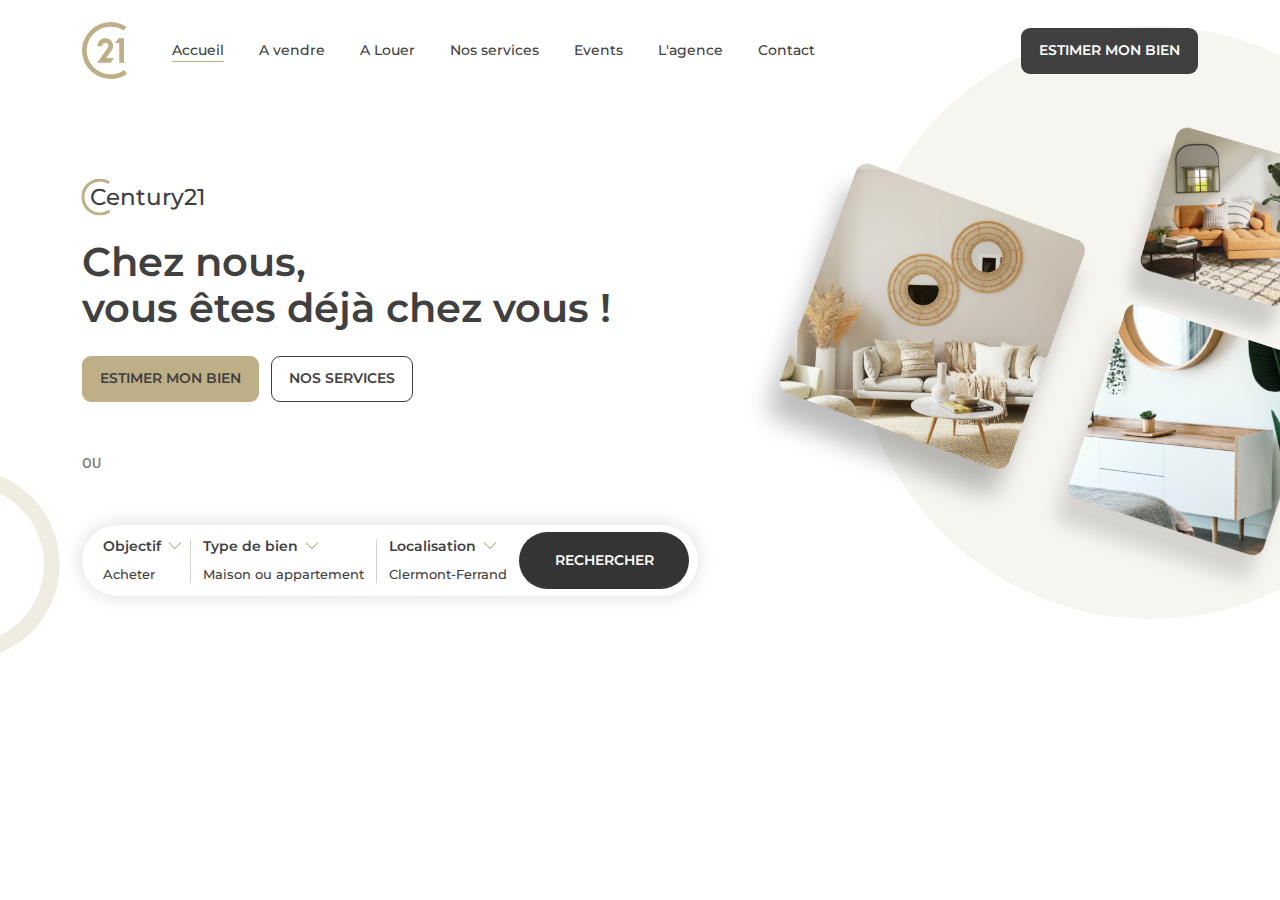
<file: hero.html>
<!DOCTYPE html>
<html lang="en">
  <head>
    <meta charset="utf-8" />
    <title>Century21</title>
    <meta
      name="viewport"
      content="width=device-width, initial-scale=1, shrink-to-fit=no"
    />
    <meta name="description" content="Site description will be here" />
    <link rel="icon" href="images/fav.png" />
    <link rel="stylesheet" type="text/css" href="css/bootstrap.min.css" />
    <link rel="stylesheet" type="text/css" href="css/owl.carousel.min.css" />
    <link
      href="https://kit-pro.fontawesome.com/releases/v5.15.2/css/pro.min.css"
      rel="stylesheet"
    />
    <link rel="stylesheet" href="css/nice-select.css" />
    <link rel="stylesheet" href="css/default-edit.css" />
    <link rel="stylesheet" type="text/css" href="style.css" />
    <link rel="stylesheet" type="text/css" href="css/responsive.css" />
    <!--End ALL STYLESHEET -->
  </head>

  <body>
    <!-- preloader -->
    <div id="preloader"></div>
    <!-- preloader-end -->
    <!-- main-wrap -->
    <div class="main-wrap">
      <!-- offcanvas-start -->
      <div class="offcanvas-menu">
        <div class="offmenu" id="menuParent">
          <a href="#" class="offcanvas-close"><i class="fal fa-times"></i></a>
          <ul class="mobile-menu">
            <li><a class="active" href="javascript:void(0)">Accueil</a></li>
            <li><a href="/sale.html">A vendre</a></li>
            <li><a href="/rent.html">A Louer</a></li>
            <li><a href="/services.html">Nos services</a></li>
            <li><a href="#">Events</a></li>
            <li><a href="#">L'agence</a></li>
            <li><a href="#">Contact</a></li>
          </ul>
        </div>
      </div>
      <div class="offcanvas-overlay"></div>
      <!-- offcanvas-start-end -->

      <!-- header-section -->
      <header class="header-section">
        <div class="header-in position-static">
          <div class="container">
            <div class="header-section__inner">
              <a href="index.html" class="header__logo">
                <img src="images/logo.svg" alt="" />
              </a>
              <div class="main-menu d-xl-block d-none">
                <ul>
                  <li>
                    <a class="active" href="javascript:void(0)">Accueil</a>
                  </li>
                  <li><a href="/sale.html">A vendre</a></li>
                  <li><a href="/rent.html">A Louer</a></li>
                  <li><a href="/services.html">Nos services</a></li>
                  <li><a href="#">Events</a></li>
                  <li><a href="#">L'agence</a></li>
                  <li><a href="#">Contact</a></li>
                </ul>
              </div>
              <a
                href="#"
                class="default-button default-button--black ms-auto d-xl-flex d-none"
              >
                ESTIMER MON BIEN
              </a>
              <a href="#" class="offcanvas-open d-xl-none ms-auto">
                <i class="far fa-bars"></i>
              </a>
            </div>
          </div>
        </div>
      </header>
      <!--End header-section -->

      <!-- main -->
      <main>
        <!-- hero-section -->
        <section class="hero-section">
          <img src="images/hero-shape-1.png" alt="" class="hero__shape1" />
          <div class="container">
            <div class="hero-section__inner">
              <div class="hero__image">
                <img src="images/hero-img-1.png" alt="" class="img-1" />
                <img src="images/hero-img-2.png" alt="" class="img-2" />
                <img src="images/hero-img-3.png" alt="" class="img-3" />
                <img src="images/hero-image-shape.png" alt="" class="back" />
              </div>
              <div class="hero__content">
                <h4>
                  <img src="images/text-c.svg" alt="" class="c-img" /> Century21
                </h4>
                <h1 class="h1">
                  Chez nous, <br />
                  vous êtes déjà chez vous !
                </h1>
                <div class="hero-buttons">
                  <a href="#" class="button default-button">ESTIMER MON BIEN</a>
                  <a
                    href="#"
                    class="button default-button default-button--bordered-black"
                    >NOS SERVICES</a
                  >
                </div>
                <p class="or">OU</p>
                <div class="hero-filter">
                  <div class="hero-filter__inner">
                    <div class="hero-filter__left">
                      <div class="hfl-slc">
                        <select class="nice-select">
                          <option>Objectif</option>
                          <option>Objectif</option>
                        </select>
                        <h6>Acheter</h6>
                      </div>
                      <div class="hfl-slc">
                        <select class="nice-select">
                          <option>Type de bien</option>
                          <option>Type de bien</option>
                        </select>
                        <h6>Maison ou appartement</h6>
                      </div>
                      <div class="hfl-slc">
                        <select class="nice-select">
                          <option>Localisation</option>
                          <option>Localisation</option>
                        </select>
                        <h6>Clermont-Ferrand</h6>
                      </div>
                    </div>
                    <button class="hero-search hero-search--button">
                      <i class="far fa-search icon"></i>
                      <span class="input">RECHERCHER</span>
                    </button>
                    <!-- <div class="hero-search">
                      <i class="far fa-search icon"></i>
                      <input
                        class="input"
                        type="text"
                        placeholder="RECHERCHER"
                      />
                    </div> -->
                  </div>
                </div>
              </div>
            </div>
          </div>
        </section>
        <!-- hero-section end -->
      </main>
      <!-- main end -->
    </div>
    <!-- main-wrap -->

    <!-- js -->
    <script src="js/jquery-3.6.0.min.js"></script>
    <script
      src="https://cdn.jsdelivr.net/npm/@popperjs/core@2.11.6/dist/umd/popper.min.js"
      integrity="sha384-oBqDVmMz9ATKxIep9tiCxS/Z9fNfEXiDAYTujMAeBAsjFuCZSmKbSSUnQlmh/jp3"
      crossorigin="anonymous"
    ></script>
    <script src="js/bootstrap.bundle.min.js"></script>
    <script src="js/jquery.scrollUp.min.js"></script>
    <script src="js/jquery.nice-select.min.js"></script>
    <script src="js/owl.carousel.min.js"></script>
    <script src="js/main.js"></script>
    <!-- End All Js -->
  </body>
</html>
</file>
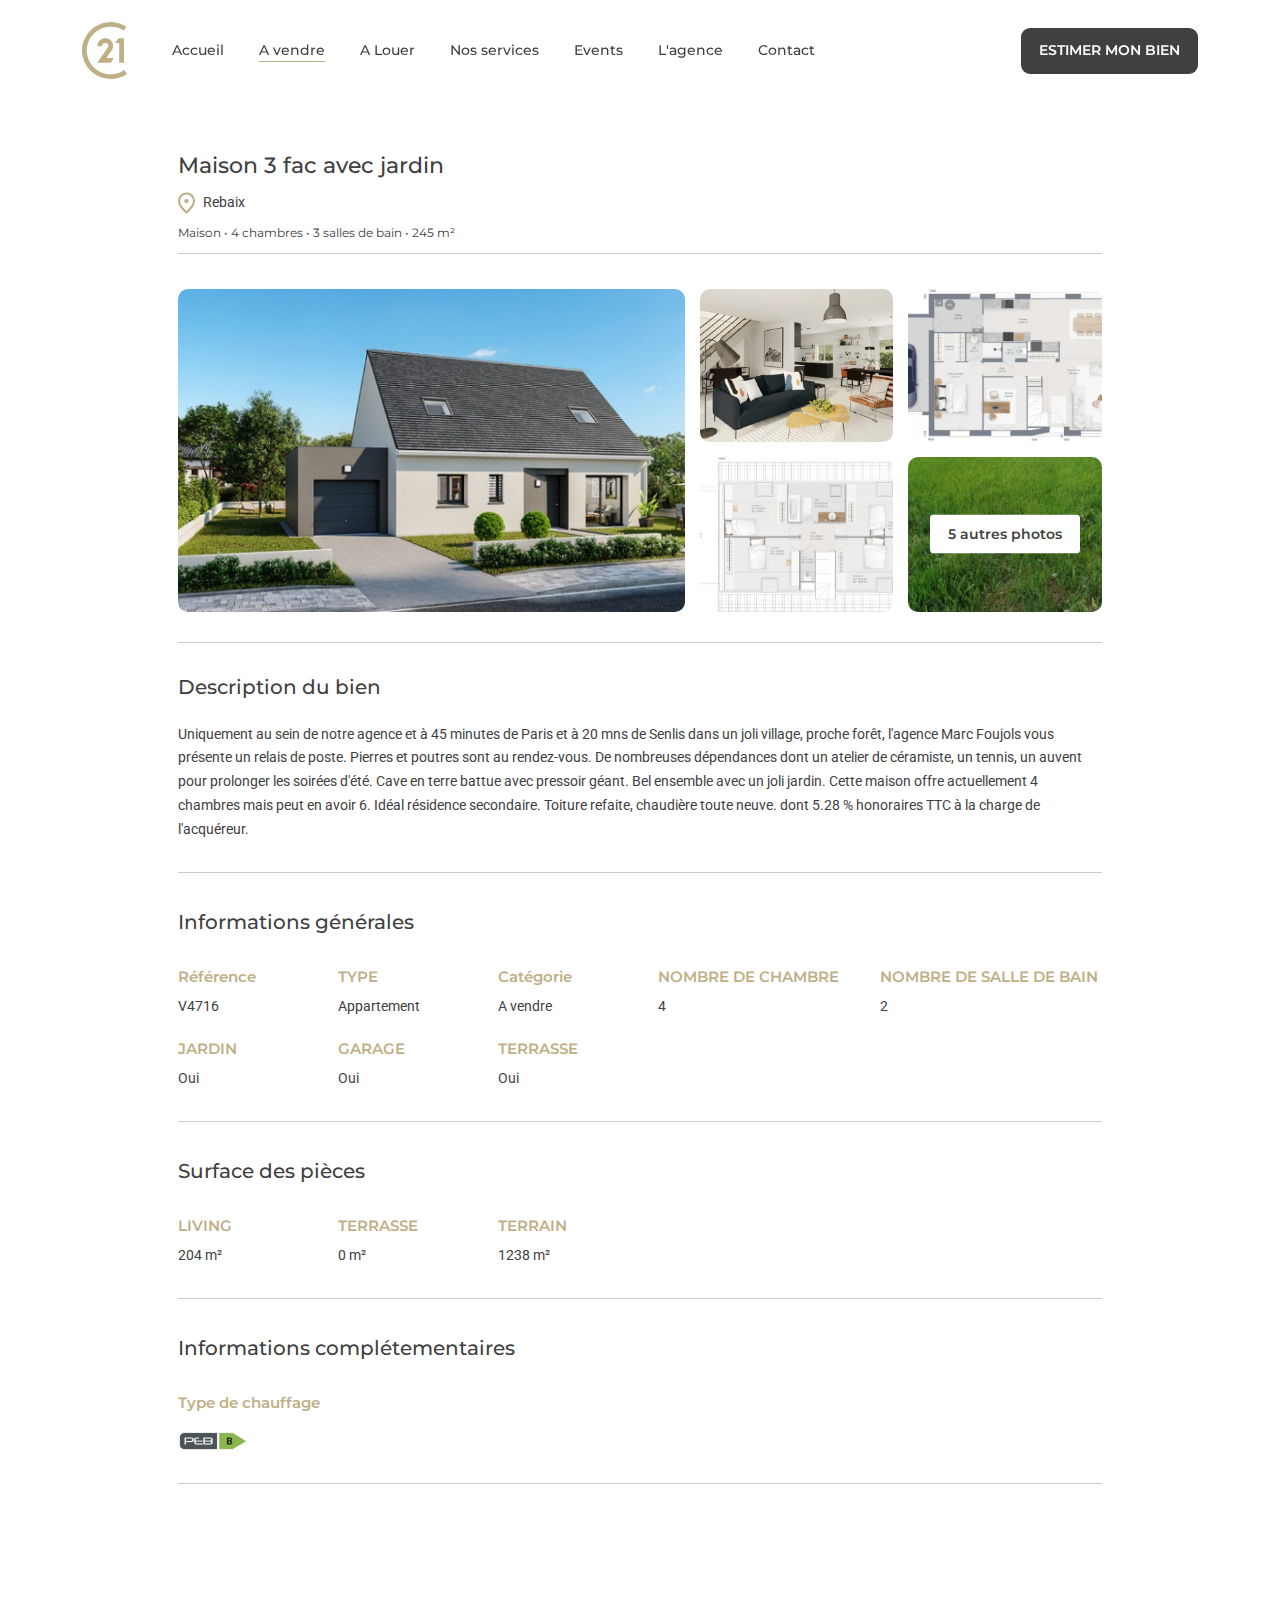
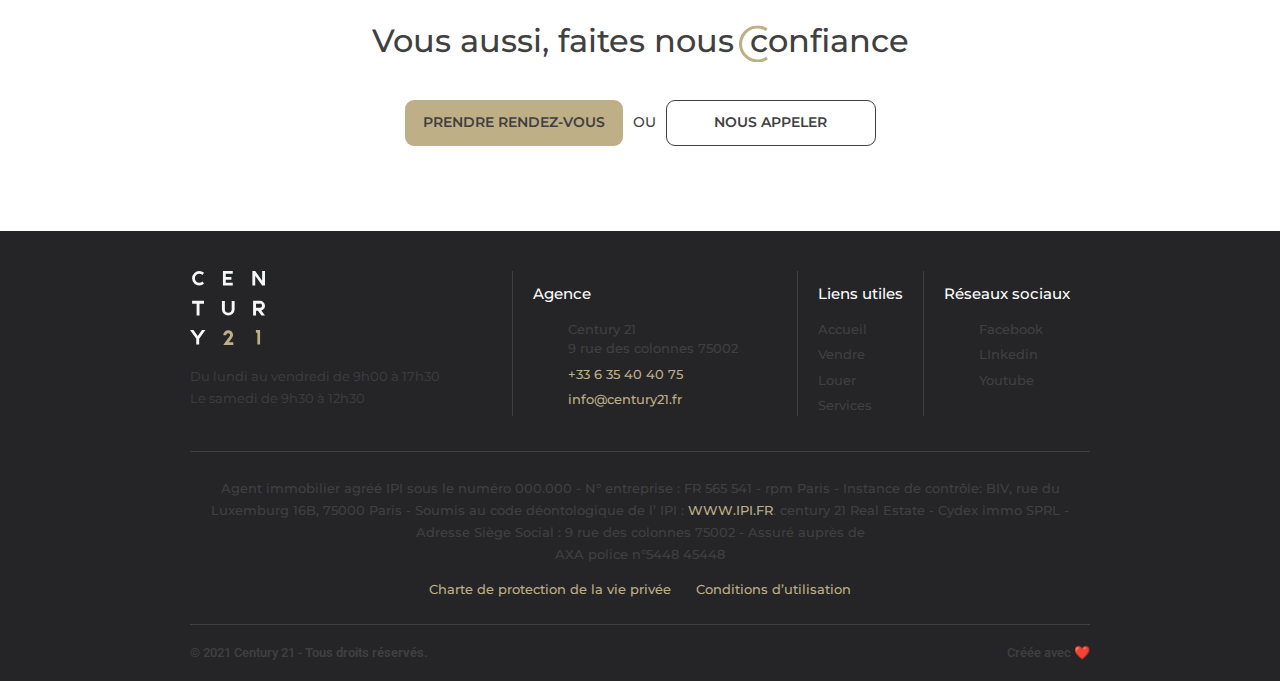
<file: proparty.html>
<!DOCTYPE html>
<html lang="en">
  <head>
    <meta charset="utf-8" />
    <title>Century21</title>
    <meta
      name="viewport"
      content="width=device-width, initial-scale=1, shrink-to-fit=no"
    />
    <meta name="description" content="Site description will be here" />
    <link rel="icon" href="images/fav.png" />
    <link rel="stylesheet" type="text/css" href="css/bootstrap.min.css" />
    <link rel="stylesheet" type="text/css" href="css/owl.carousel.min.css" />
    <link rel="stylesheet" type="text/css" href="css/magnific-popup.css" />
    <link
      href="https://kit-pro.fontawesome.com/releases/v5.15.2/css/pro.min.css"
      rel="stylesheet"
    />
    <link rel="stylesheet" href="css/nice-select.css" />
    <link rel="stylesheet" href="css/default-edit.css" />
    <link rel="stylesheet" type="text/css" href="style.css" />
    <link rel="stylesheet" type="text/css" href="css/responsive.css" />
    <!--End ALL STYLESHEET -->
  </head>

  <body>
    <!-- preloader -->
    <div id="preloader"></div>
    <!-- preloader-end -->
    <!-- main-wrap -->
    <div class="main-wrap">
      <!-- offcanvas-start -->
      <div class="offcanvas-menu">
        <div class="offmenu" id="menuParent">
          <a href="#" class="offcanvas-close"><i class="fal fa-times"></i></a>
          <ul class="mobile-menu">
            <li><a href="/">Accueil</a></li>
            <li><a class="active" href="javascript:void(0)">A vendre</a></li>
            <li><a href="/rent.html">A Louer</a></li>
            <li><a href="/services.html">Nos services</a></li>
            <li><a href="#">Events</a></li>
            <li><a href="#">L'agence</a></li>
            <li><a href="#">Contact</a></li>
          </ul>
        </div>
      </div>
      <div class="offcanvas-overlay"></div>
      <!-- offcanvas-start-end -->

      <!-- header-section -->
      <header class="header-section" id="sticky-header">
        <div class="header-in">
          <div class="container">
            <div class="header-section__inner">
              <a href="index.html" class="header__logo">
                <img src="images/logo.svg" alt="" />
              </a>
              <div class="main-menu d-xl-block d-none">
                <ul>
                  <li><a href="/">Accueil</a></li>
                  <li>
                    <a class="active" href="javascript:void(0)">A vendre</a>
                  </li>
                  <li><a href="/rent.html">A Louer</a></li>
                  <li><a href="/services.html">Nos services</a></li>
                  <li><a href="#">Events</a></li>
                  <li><a href="#">L'agence</a></li>
                  <li><a href="#">Contact</a></li>
                </ul>
              </div>
              <a
                href="#"
                class="default-button default-button--black ms-auto d-xl-flex d-none"
              >
                ESTIMER MON BIEN
              </a>
              <a href="#" class="offcanvas-open d-xl-none ms-auto">
                <i class="far fa-bars"></i>
              </a>
            </div>
          </div>
        </div>
      </header>
      <!--End header-section -->

      <!-- main -->
      <main>
        <!-- property-section -->
        <section class="property-section">
          <div class="container">
            <div class="property-section__inner">
              <div class="property-section__title">
                <h3 class="h3">Maison 3 fac avec jardin</h3>
                <p class="loc">
                  <img src="images/location.svg" alt="" class="icn" />Rebaix
                </p>
                <h6>Maison • 4 chambres • 3 salles de bain • 245 m²</h6>
              </div>

              <div class="property__img-grid">
                <a
                  href="images/property-grid-img-1.png"
                  class="property__img-grid__item property__img-grid__item--huge"
                >
                  <img
                    src="images/property-grid-img-1.png"
                    alt=""
                    class="img"
                  />
                </a>
                <a
                  href="images/property-grid-img-2.png"
                  class="property__img-grid__item"
                >
                  <img
                    src="images/property-grid-img-2.png"
                    alt=""
                    class="img"
                  />
                </a>
                <a
                  href="images/property-grid-img-3.png"
                  class="property__img-grid__item"
                >
                  <img
                    src="images/property-grid-img-3.png"
                    alt=""
                    class="img"
                  />
                </a>
                <a
                  href="images/property-grid-img-4.png"
                  class="property__img-grid__item"
                >
                  <img
                    src="images/property-grid-img-4.png"
                    alt=""
                    class="img"
                  />
                </a>
                <div
                  href="images/property-grid-img-5.png"
                  class="property__img-grid__item"
                >
                  <img
                    src="images/property-grid-img-5.png"
                    alt=""
                    class="img"
                  />
                  <a
                    href="images/property-grid-img-5.png"
                    class="default-button default-button--white c-button"
                    >5 autres photos</a
                  >
                </div>
                <!-- hidden-images -->
                <a
                  href="images/prop-card-1.png"
                  class="property__img-grid__item d-none"
                >
                </a>
                <a
                  href="images/prop-card-2.png"
                  class="property__img-grid__item d-none"
                >
                </a>
                <!-- hidden-images-end -->
              </div>

              <div class="property__des-group">
                <h3>Description du bien</h3>
                <p>
                  Uniquement au sein de notre agence et à 45 minutes de Paris et
                  à 20 mns de Senlis dans un joli village, proche forêt,
                  l'agence Marc Foujols vous présente un relais de poste.
                  Pierres et poutres sont au rendez-vous. De nombreuses
                  dépendances dont un atelier de céramiste, un tennis, un auvent
                  pour prolonger les soirées d'été. Cave en terre battue avec
                  pressoir géant. Bel ensemble avec un joli jardin. Cette maison
                  offre actuellement 4 chambres mais peut en avoir 6. Idéal
                  résidence secondaire. Toiture refaite, chaudière toute neuve.
                  dont 5.28 % honoraires TTC à la charge de l'acquéreur.
                </p>
              </div>

              <div class="property__des-group">
                <h3 class="pb-2">Informations générales</h3>
                <div class="property__op-list">
                  <div class="property__op-list__item">
                    <h4>Référence</h4>
                    <p>V4716</p>
                  </div>
                  <div class="property__op-list__item">
                    <h4>TYPE</h4>
                    <p>Appartement</p>
                  </div>
                  <div class="property__op-list__item">
                    <h4>Catégorie</h4>
                    <p>A vendre</p>
                  </div>
                  <div class="property__op-list__item">
                    <h4>NOMBRE DE CHAMBRE</h4>
                    <p>4</p>
                  </div>
                  <div class="property__op-list__item">
                    <h4>NOMBRE DE SALLE DE BAIN</h4>
                    <p>2</p>
                  </div>
                  <div class="property__op-list__item">
                    <h4>JARDIN</h4>
                    <p>Oui</p>
                  </div>
                  <div class="property__op-list__item">
                    <h4>GARAGE</h4>
                    <p>Oui</p>
                  </div>
                  <div class="property__op-list__item">
                    <h4>TERRASSE</h4>
                    <p>Oui</p>
                  </div>
                </div>
              </div>

              <div class="property__des-group">
                <h3 class="pb-2">Surface des pièces</h3>
                <div class="property__op-list">
                  <div class="property__op-list__item">
                    <h4>LIVING</h4>
                    <p>204 m²</p>
                  </div>
                  <div class="property__op-list__item">
                    <h4>TERRASSE</h4>
                    <p>0 m²</p>
                  </div>
                  <div class="property__op-list__item">
                    <h4>TERRAIN</h4>
                    <p>1238 m²</p>
                  </div>
                </div>
              </div>

              <div class="property__des-group">
                <h3 class="pb-2">Informations complétementaires</h3>
                <div class="property__op-list">
                  <div class="property__op-list__item">
                    <h4>Type de chauffage</h4>
                    <p class="pt-2">
                      <img src="images/peb-b.png" alt="" class="peb-b" />
                    </p>
                  </div>
                </div>
              </div>
            </div>
          </div>
        </section>
        <!-- property-section-end -->

        <!-- cta-section -->
        <section class="cta-section">
          <div class="container">
            <div class="cta-section__inner">
              <div
                class="cta-section__title sec-title cont-blk cont-blk--center"
              >
                <h2 class="h2">
                  Vous aussi, faites nous
                  <span class="c-wrap"
                    ><img src="images/text-c.svg" alt="" class="c-txt" />
                    confiance</span
                  >
                </h2>
              </div>
              <div class="cta__options">
                <a
                  href="#"
                  class="button default-button default-button--rounded"
                  >PRENDRE RENDEZ-VOUS</a
                >
                <p class="or">OU</p>
                <a
                  href="#"
                  class="button default-button default-button--bordered-black default-button--rounded"
                  >NOUS APPELER</a
                >
              </div>
            </div>
          </div>
        </section>
        <!-- cta-section-end -->
      </main>
      <!-- main end -->

      <!-- footer-section -->
      <footer class="footer-section">
        <div class="container">
          <div class="footer-section__inner">
            <div class="footer__top">
              <div class="footer__logo-column">
                <a href="index.html" class="footer__logo">
                  <img src="images/footer-logo.svg" alt="" />
                </a>
                <p>
                  Du lundi au vendredi de 9h00 à 17h30 <br />
                  Le samedi de 9h30 à 12h30
                </p>
              </div>
              <div class="footer__menu-column footer__menu-column--1">
                <h4>Agence</h4>
                <ul class="footer-menu">
                  <li>
                    <a href="#">
                      <div class="icon">
                        <i class="fas fa-map-marker-alt"></i>
                      </div>
                      <span class="txt"
                        >Century 21 <br />
                        9 rue des colonnes 75002</span
                      >
                    </a>
                  </li>
                  <li>
                    <a href="#">
                      <div class="icon">
                        <i class="fas fa-phone-alt"></i>
                      </div>
                      <span class="txt color-theme1">+33 6 35 40 40 75</span>
                    </a>
                  </li>
                  <li>
                    <a href="#">
                      <div class="icon">
                        <i class="fas fa-envelope"></i>
                      </div>
                      <span class="txt color-theme1">info@century21.fr</span>
                    </a>
                  </li>
                </ul>
              </div>
              <div class="footer__menu-column footer__menu-column--2">
                <h4>Liens utiles</h4>
                <ul class="footer-menu">
                  <li>
                    <a href="#">
                      <span class="txt">Accueil</span>
                    </a>
                  </li>
                  <li>
                    <a href="#">
                      <span class="txt">Vendre</span>
                    </a>
                  </li>
                  <li>
                    <a href="#">
                      <span class="txt">Louer</span>
                    </a>
                  </li>
                  <li>
                    <a href="#">
                      <span class="txt">Services</span>
                    </a>
                  </li>
                </ul>
              </div>
              <div class="footer__menu-column footer__menu-column--3">
                <h4>Réseaux sociaux</h4>
                <ul class="footer-menu">
                  <li>
                    <a href="#">
                      <div class="icon">
                        <i class="fab fa-facebook-square"></i>
                      </div>
                      <span class="txt">Facebook</span>
                    </a>
                  </li>
                  <li>
                    <a href="#">
                      <div class="icon">
                        <i class="fab fa-linkedin-in"></i>
                      </div>
                      <span class="txt">LInkedin</span>
                    </a>
                  </li>
                  <li>
                    <a href="#">
                      <div class="icon">
                        <i class="fab fa-youtube"></i>
                      </div>
                      <span class="txt">Youtube</span>
                    </a>
                  </li>
                </ul>
              </div>
            </div>

            <div class="footer__middle">
              <p>
                Agent immobilier agréé IPI sous le numéro 000.000 - N°
                entreprise : FR 565 541 - rpm Paris - Instance de contrôle: BIV,
                rue du Luxemburg 16B, 75000 Paris - Soumis au code déontologique
                de l’ IPI : <span class="color-theme1">WWW.IPI.FR</span>.
                century 21 Real Estate - Cydex immo SPRL - Adresse Siège Social
                : 9 rue des colonnes 75002 - Assuré auprès de <br />
                AXA police n°5448 45448
              </p>
              <div class="a-wrap">
                <a class="a" href="#">Charte de protection de la vie privée</a>
                <a class="a" href="#">Conditions d’utilisation</a>
              </div>
            </div>

            <div class="footer__bottom">
              <p>
                &copy; 2021 Century 21 -
                <span class="fw-600">Tous droits réservés.</span>
              </p>
              <p>Créée avec ❤️</p>
            </div>
          </div>
        </div>
      </footer>
      <!--End footer-section -->
    </div>
    <!-- main-wrap -->

    <!-- js -->
    <script src="js/jquery-3.6.0.min.js"></script>
    <script
      src="https://cdn.jsdelivr.net/npm/@popperjs/core@2.11.6/dist/umd/popper.min.js"
      integrity="sha384-oBqDVmMz9ATKxIep9tiCxS/Z9fNfEXiDAYTujMAeBAsjFuCZSmKbSSUnQlmh/jp3"
      crossorigin="anonymous"
    ></script>
    <script src="js/bootstrap.bundle.min.js"></script>
    <script src="js/jquery.scrollUp.min.js"></script>
    <script src="js/jquery.nice-select.min.js"></script>
    <script src="js/owl.carousel.min.js"></script>
    <script src="js/jquery.magnific-popup.min.js"></script>
    <script>
      //magnificPopup
      $(".popup-img").magnificPopup({
        type: "image",
      });
      $(".popup-video").magnificPopup({
        type: "iframe",
      });
      // magnific-popup-img-gallery
      $(".property__img-grid a").magnificPopup({
        type: "image",
        gallery: {
          enabled: true,
        },
      });
      //multiple-img-gallery
      $(".image-box").each(function () {
        // the containers for all your galleries
        $(this).magnificPopup({
          delegate: ".img", // the selector for gallery item
          type: "image",
          gallery: {
            enabled: true,
          },
        });
      });
    </script>
    <script src="js/main.js"></script>
    <!-- End All Js -->
  </body>
</html>
</file>
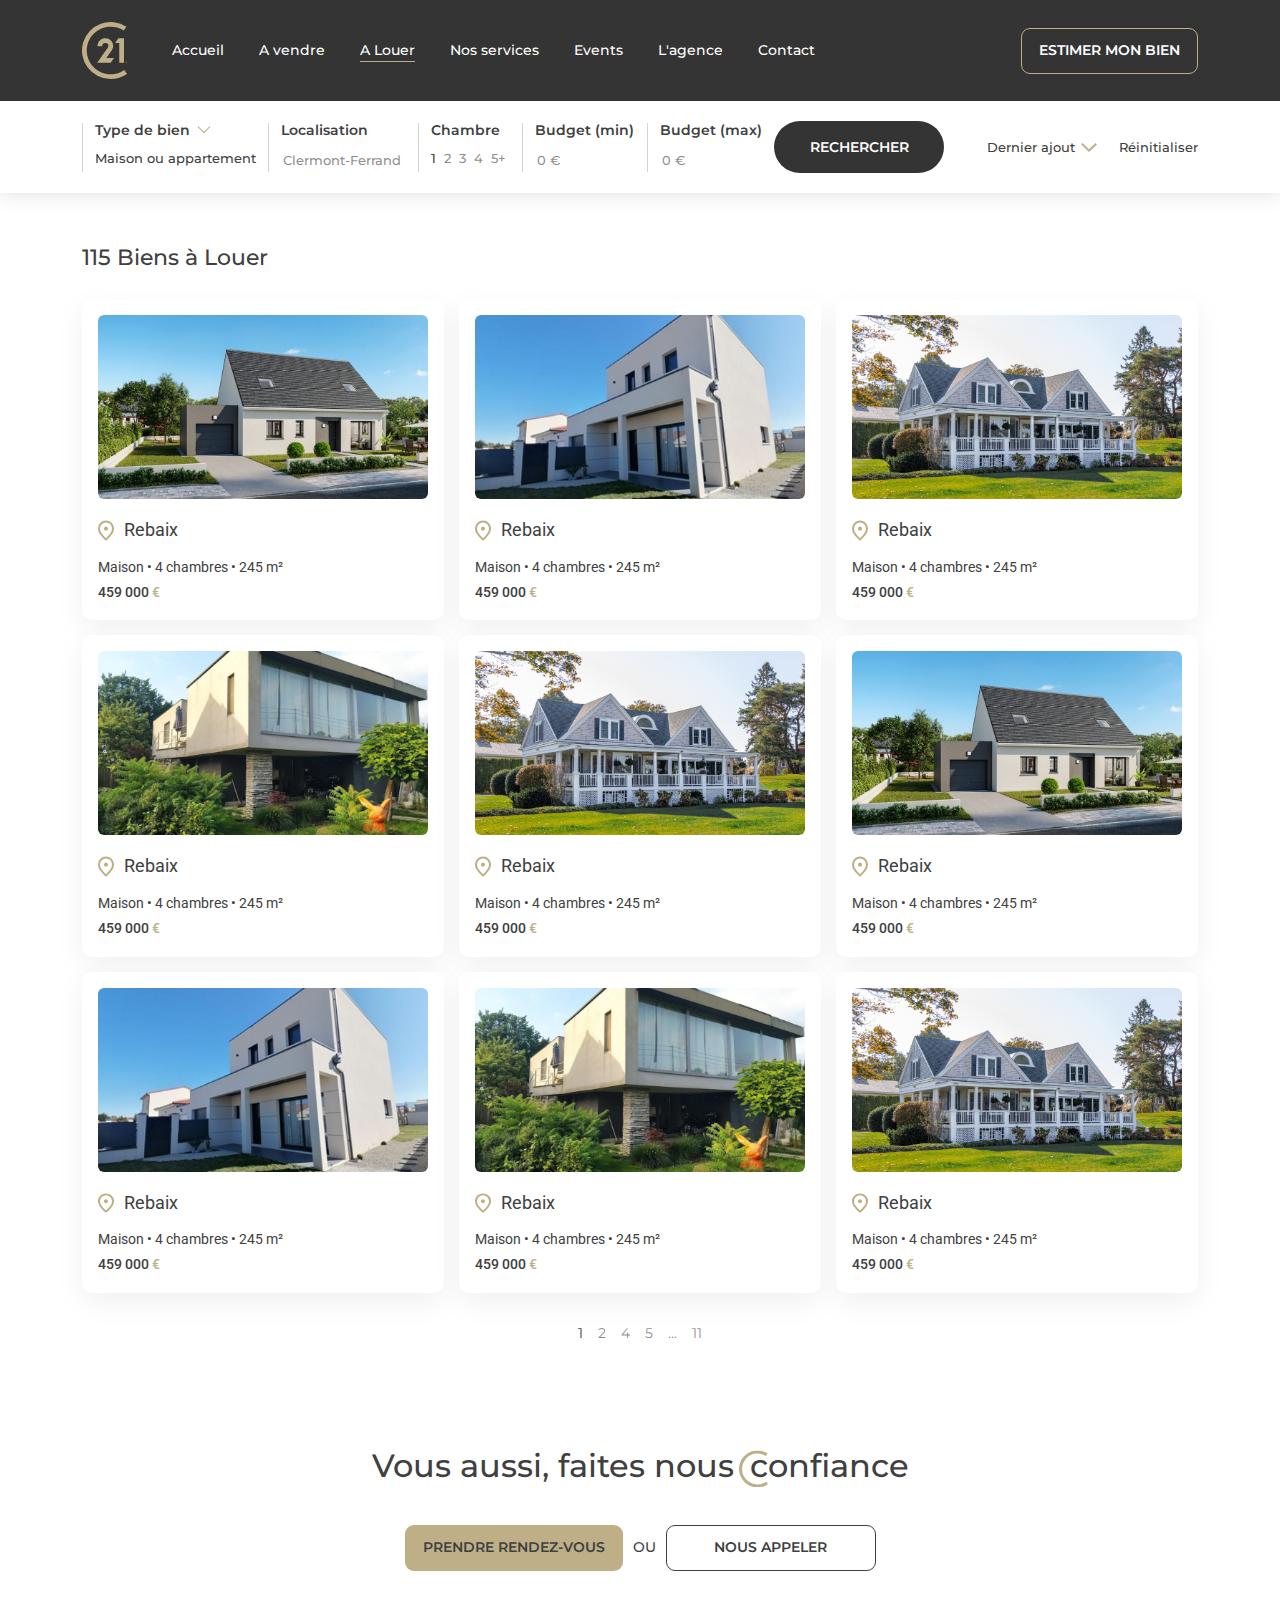
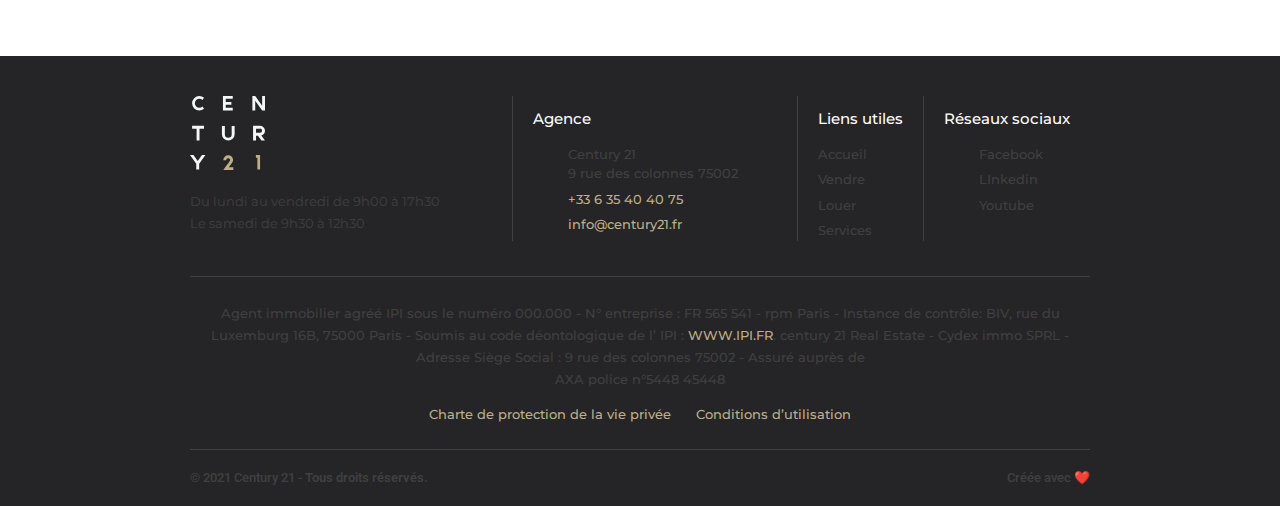
<file: rent.html>
<!DOCTYPE html>
<html lang="en">
  <head>
    <meta charset="utf-8" />
    <title>Century21</title>
    <meta
      name="viewport"
      content="width=device-width, initial-scale=1, shrink-to-fit=no"
    />
    <meta name="description" content="Site description will be here" />
    <link rel="icon" href="images/fav.png" />
    <link rel="stylesheet" type="text/css" href="css/bootstrap.min.css" />
    <link rel="stylesheet" type="text/css" href="css/owl.carousel.min.css" />
    <link
      href="https://kit-pro.fontawesome.com/releases/v5.15.2/css/pro.min.css"
      rel="stylesheet"
    />
    <link rel="stylesheet" href="css/nice-select.css" />
    <link rel="stylesheet" href="css/default-edit.css" />
    <link rel="stylesheet" type="text/css" href="style.css" />
    <link rel="stylesheet" type="text/css" href="css/responsive.css" />
    <!--End ALL STYLESHEET -->
  </head>

  <body>
    <!-- preloader -->
    <div id="preloader"></div>
    <!-- preloader-end -->
    <!-- main-wrap -->
    <div class="main-wrap">
      <!-- offcanvas-start -->
      <div class="offcanvas-menu">
        <div class="offmenu" id="menuParent">
          <a href="#" class="offcanvas-close"><i class="fal fa-times"></i></a>
          <ul class="mobile-menu">
            <li><a href="/">Accueil</a></li>
            <li><a href="/sale.html">A vendre</a></li>
            <li><a class="active" href="javascript:void(0)">A Louer</a></li>
            <li><a href="/services.html">Nos services</a></li>
            <li><a href="#">Events</a></li>
            <li><a href="#">L'agence</a></li>
            <li><a href="#">Contact</a></li>
          </ul>
        </div>
      </div>
      <div class="offcanvas-overlay"></div>
      <!-- offcanvas-start-end -->

      <!-- header-section -->
      <header class="header-section header--dark">
        <div class="header-in position-static">
          <div class="container">
            <div class="header-section__inner">
              <a href="index.html" class="header__logo">
                <img src="images/logo.svg" alt="" />
              </a>
              <div class="main-menu d-xl-block d-none">
                <ul>
                  <li><a href="/">Accueil</a></li>
                  <li><a href="/sale.html">A vendre</a></li>
                  <li>
                    <a class="active" href="javascript:void(0)">A Louer</a>
                  </li>
                  <li><a href="/services.html">Nos services</a></li>
                  <li><a href="#">Events</a></li>
                  <li><a href="#">L'agence</a></li>
                  <li><a href="#">Contact</a></li>
                </ul>
              </div>
              <a
                href="#"
                class="default-button default-button--black ms-auto d-xl-flex d-none"
              >
                ESTIMER MON BIEN
              </a>
              <a href="#" class="offcanvas-open d-xl-none ms-auto">
                <i class="far fa-bars"></i>
              </a>
            </div>
          </div>
        </div>
      </header>
      <!--End header-section -->

      <!-- header-ex-section -->
      <section class="header-ex-section">
        <div class="container">
          <div class="header-ex-section__inner">
            <div class="header-ex__left">
              <div class="header-ex__left__slc">
                <div class="hfl-slc">
                  <select class="nice-select">
                    <option>Type de bien</option>
                    <option>Type de bien</option>
                  </select>
                  <h6>Maison ou appartement</h6>
                </div>
                <div class="hfl-slc">
                  <div class="nice-text">Localisation</div>
                  <input
                    class="h6-input h6-input-sdf"
                    value="Clermont-Ferrand"
                  />
                </div>
                <div class="hfl-slc">
                  <div class="nice-text">Chambre</div>
                  <h6>
                    <label
                      ><input
                        type="radio"
                        name="number"
                        class="d-none"
                        checked
                      />
                      <span class="txt">1</span></label
                    >&nbsp;
                    <label
                      ><input type="radio" name="number" class="d-none" />
                      <span class="txt">2</span></label
                    >&nbsp;
                    <label
                      ><input type="radio" name="number" class="d-none" />
                      <span class="txt">3</span></label
                    >&nbsp;
                    <label
                      ><input type="radio" name="number" class="d-none" />
                      <span class="txt">4</span></label
                    >&nbsp;
                    <label
                      ><input type="radio" name="number" class="d-none" />
                      <span class="txt">5+</span></label
                    >&nbsp;
                  </h6>
                </div>
                <div class="hfl-slc">
                  <div class="nice-text">Budget (min)</div>
                  <input class="h6-input" value="0 €" />
                </div>
                <div class="hfl-slc">
                  <div class="nice-text">Budget (max)</div>
                  <input class="h6-input" value="0 €" />
                </div>
              </div>
              <button
                class="hero-search hero-search--ex-header hero-search--button"
              >
                <i class="far fa-search icon"></i>
                <span class="input">RECHERCHER</span>
              </button>
              <!-- <div class="hero-search hero-search--ex-header hero-search--button">
                <i class="far fa-search icon"></i>
                <input class="input" type="text" placeholder="RECHERCHER" />
              </div> -->
            </div>
            <div class="header-ex__right">
              <ul class="menu-ex">
                <li class="dropdown">
                  <a href="#" class="" data-bs-toggle="dropdown">
                    <span class="txt">Dernier ajout</span>
                    <img src="images/ex-chevron.svg" alt="" class="chevron" />
                  </a>
                  <div class="dropdown-menu">
                    <ul>
                      <li><a href="#">Lorem ipsum</a></li>
                      <li><a href="#">Lorem ipsum</a></li>
                      <li><a href="#">Lorem ipsum</a></li>
                      <li><a href="#">Lorem ipsum</a></li>
                    </ul>
                  </div>
                </li>
                <li><a href="#">Réinitialiser</a></li>
              </ul>
            </div>
          </div>
        </div>
      </section>
      <!-- header-ex-section-end -->

      <!-- main -->
      <main>
        <!-- sale-section -->
        <div class="sale-section">
          <div class="container">
            <div class="sale-section__inner">
              <div class="sale-section__title">
                <h3 class="mb-0">115 Biens à Louer</h3>
              </div>

              <div class="sale__grid">
                <div class="prop-card prop-card--shadow">
                  <a href="proparty.html" class="prop-card__image">
                    <img src="images/sale-prop-1.png" alt="" class="img" />
                  </a>
                  <div class="prop-card__content">
                    <p class="loc">
                      <img src="images/location.svg" alt="" class="icn" />Rebaix
                    </p>
                    <p><a href="#">Maison • 4 chambres • 245 m²</a></p>
                    <p class="price">
                      459 000 <span class="color-theme1">€</span>
                    </p>
                  </div>
                </div>
                <div class="prop-card prop-card--shadow">
                  <a href="proparty.html" class="prop-card__image">
                    <img src="images/sale-prop-2.png" alt="" class="img" />
                  </a>
                  <div class="prop-card__content">
                    <p class="loc">
                      <img src="images/location.svg" alt="" class="icn" />Rebaix
                    </p>
                    <p><a href="#">Maison • 4 chambres • 245 m²</a></p>
                    <p class="price">
                      459 000 <span class="color-theme1">€</span>
                    </p>
                  </div>
                </div>
                <div class="prop-card prop-card--shadow">
                  <a href="proparty.html" class="prop-card__image">
                    <img src="images/sale-prop-3.png" alt="" class="img" />
                  </a>
                  <div class="prop-card__content">
                    <p class="loc">
                      <img src="images/location.svg" alt="" class="icn" />Rebaix
                    </p>
                    <p><a href="#">Maison • 4 chambres • 245 m²</a></p>
                    <p class="price">
                      459 000 <span class="color-theme1">€</span>
                    </p>
                  </div>
                </div>
                <div class="prop-card prop-card--shadow">
                  <a href="proparty.html" class="prop-card__image">
                    <img src="images/sale-prop-4.png" alt="" class="img" />
                  </a>
                  <div class="prop-card__content">
                    <p class="loc">
                      <img src="images/location.svg" alt="" class="icn" />Rebaix
                    </p>
                    <p><a href="#">Maison • 4 chambres • 245 m²</a></p>
                    <p class="price">
                      459 000 <span class="color-theme1">€</span>
                    </p>
                  </div>
                </div>
                <div class="prop-card prop-card--shadow">
                  <a href="proparty.html" class="prop-card__image">
                    <img src="images/sale-prop-5.png" alt="" class="img" />
                  </a>
                  <div class="prop-card__content">
                    <p class="loc">
                      <img src="images/location.svg" alt="" class="icn" />Rebaix
                    </p>
                    <p><a href="#">Maison • 4 chambres • 245 m²</a></p>
                    <p class="price">
                      459 000 <span class="color-theme1">€</span>
                    </p>
                  </div>
                </div>
                <div class="prop-card prop-card--shadow">
                  <a href="proparty.html" class="prop-card__image">
                    <img src="images/sale-prop-6.png" alt="" class="img" />
                  </a>
                  <div class="prop-card__content">
                    <p class="loc">
                      <img src="images/location.svg" alt="" class="icn" />Rebaix
                    </p>
                    <p><a href="#">Maison • 4 chambres • 245 m²</a></p>
                    <p class="price">
                      459 000 <span class="color-theme1">€</span>
                    </p>
                  </div>
                </div>
                <div class="prop-card prop-card--shadow">
                  <a href="proparty.html" class="prop-card__image">
                    <img src="images/sale-prop-7.png" alt="" class="img" />
                  </a>
                  <div class="prop-card__content">
                    <p class="loc">
                      <img src="images/location.svg" alt="" class="icn" />Rebaix
                    </p>
                    <p><a href="#">Maison • 4 chambres • 245 m²</a></p>
                    <p class="price">
                      459 000 <span class="color-theme1">€</span>
                    </p>
                  </div>
                </div>
                <div class="prop-card prop-card--shadow">
                  <a href="proparty.html" class="prop-card__image">
                    <img src="images/sale-prop-8.png" alt="" class="img" />
                  </a>
                  <div class="prop-card__content">
                    <p class="loc">
                      <img src="images/location.svg" alt="" class="icn" />Rebaix
                    </p>
                    <p><a href="#">Maison • 4 chambres • 245 m²</a></p>
                    <p class="price">
                      459 000 <span class="color-theme1">€</span>
                    </p>
                  </div>
                </div>
                <div class="prop-card prop-card--shadow">
                  <a href="proparty.html" class="prop-card__image">
                    <img src="images/sale-prop-9.png" alt="" class="img" />
                  </a>
                  <div class="prop-card__content">
                    <p class="loc">
                      <img src="images/location.svg" alt="" class="icn" />Rebaix
                    </p>
                    <p><a href="#">Maison • 4 chambres • 245 m²</a></p>
                    <p class="price">
                      459 000 <span class="color-theme1">€</span>
                    </p>
                  </div>
                </div>
              </div>

              <div class="pagination">
                <ul>
                  <li><a class="active" href="#">1</a></li>
                  <li><a href="#">2</a></li>
                  <li><a href="#">4</a></li>
                  <li><a href="#">5</a></li>
                  <li><a href="#">...</a></li>
                  <li><a href="#">11</a></li>
                </ul>
              </div>
            </div>
          </div>
        </div>
        <!-- sale-section-end -->

        <!-- cta-section -->
        <section class="cta-section">
          <div class="container">
            <div class="cta-section__inner">
              <div
                class="cta-section__title sec-title cont-blk cont-blk--center"
              >
                <h2 class="h2">
                  Vous aussi, faites nous
                  <span class="c-wrap"
                    ><img src="images/text-c.svg" alt="" class="c-txt" />
                    confiance</span
                  >
                </h2>
              </div>
              <div class="cta__options">
                <a
                  href="#"
                  class="button default-button default-button--rounded"
                  >PRENDRE RENDEZ-VOUS</a
                >
                <p class="or">OU</p>
                <a
                  href="#"
                  class="button default-button default-button--bordered-black default-button--rounded"
                  >NOUS APPELER</a
                >
              </div>
            </div>
          </div>
        </section>
        <!-- cta-section-end -->
      </main>
      <!-- main end -->

      <!-- footer-section -->
      <footer class="footer-section">
        <div class="container">
          <div class="footer-section__inner">
            <div class="footer__top">
              <div class="footer__logo-column">
                <a href="index.html" class="footer__logo">
                  <img src="images/footer-logo.svg" alt="" />
                </a>
                <p>
                  Du lundi au vendredi de 9h00 à 17h30 <br />
                  Le samedi de 9h30 à 12h30
                </p>
              </div>
              <div class="footer__menu-column footer__menu-column--1">
                <h4>Agence</h4>
                <ul class="footer-menu">
                  <li>
                    <a href="#">
                      <div class="icon">
                        <i class="fas fa-map-marker-alt"></i>
                      </div>
                      <span class="txt"
                        >Century 21 <br />
                        9 rue des colonnes 75002</span
                      >
                    </a>
                  </li>
                  <li>
                    <a href="#">
                      <div class="icon">
                        <i class="fas fa-phone-alt"></i>
                      </div>
                      <span class="txt color-theme1">+33 6 35 40 40 75</span>
                    </a>
                  </li>
                  <li>
                    <a href="#">
                      <div class="icon">
                        <i class="fas fa-envelope"></i>
                      </div>
                      <span class="txt color-theme1">info@century21.fr</span>
                    </a>
                  </li>
                </ul>
              </div>
              <div class="footer__menu-column footer__menu-column--2">
                <h4>Liens utiles</h4>
                <ul class="footer-menu">
                  <li>
                    <a href="#">
                      <span class="txt">Accueil</span>
                    </a>
                  </li>
                  <li>
                    <a href="#">
                      <span class="txt">Vendre</span>
                    </a>
                  </li>
                  <li>
                    <a href="#">
                      <span class="txt">Louer</span>
                    </a>
                  </li>
                  <li>
                    <a href="#">
                      <span class="txt">Services</span>
                    </a>
                  </li>
                </ul>
              </div>
              <div class="footer__menu-column footer__menu-column--3">
                <h4>Réseaux sociaux</h4>
                <ul class="footer-menu">
                  <li>
                    <a href="#">
                      <div class="icon">
                        <i class="fab fa-facebook-square"></i>
                      </div>
                      <span class="txt">Facebook</span>
                    </a>
                  </li>
                  <li>
                    <a href="#">
                      <div class="icon">
                        <i class="fab fa-linkedin-in"></i>
                      </div>
                      <span class="txt">LInkedin</span>
                    </a>
                  </li>
                  <li>
                    <a href="#">
                      <div class="icon">
                        <i class="fab fa-youtube"></i>
                      </div>
                      <span class="txt">Youtube</span>
                    </a>
                  </li>
                </ul>
              </div>
            </div>

            <div class="footer__middle">
              <p>
                Agent immobilier agréé IPI sous le numéro 000.000 - N°
                entreprise : FR 565 541 - rpm Paris - Instance de contrôle: BIV,
                rue du Luxemburg 16B, 75000 Paris - Soumis au code déontologique
                de l’ IPI : <span class="color-theme1">WWW.IPI.FR</span>.
                century 21 Real Estate - Cydex immo SPRL - Adresse Siège Social
                : 9 rue des colonnes 75002 - Assuré auprès de <br />
                AXA police n°5448 45448
              </p>
              <div class="a-wrap">
                <a class="a" href="#">Charte de protection de la vie privée</a>
                <a class="a" href="#">Conditions d’utilisation</a>
              </div>
            </div>

            <div class="footer__bottom">
              <p>
                &copy; 2021 Century 21 -
                <span class="fw-600">Tous droits réservés.</span>
              </p>
              <p>Créée avec ❤️</p>
            </div>
          </div>
        </div>
      </footer>
      <!--End footer-section -->
    </div>
    <!-- main-wrap -->

    <!-- js -->
    <script src="js/jquery-3.6.0.min.js"></script>
    <script
      src="https://cdn.jsdelivr.net/npm/@popperjs/core@2.11.6/dist/umd/popper.min.js"
      integrity="sha384-oBqDVmMz9ATKxIep9tiCxS/Z9fNfEXiDAYTujMAeBAsjFuCZSmKbSSUnQlmh/jp3"
      crossorigin="anonymous"
    ></script>
    <script src="js/bootstrap.bundle.min.js"></script>
    <script src="js/jquery.scrollUp.min.js"></script>
    <script src="js/jquery.nice-select.min.js"></script>
    <script src="js/owl.carousel.min.js"></script>
    <script src="js/main.js"></script>
    <!-- End All Js -->
  </body>
</html>
</file>
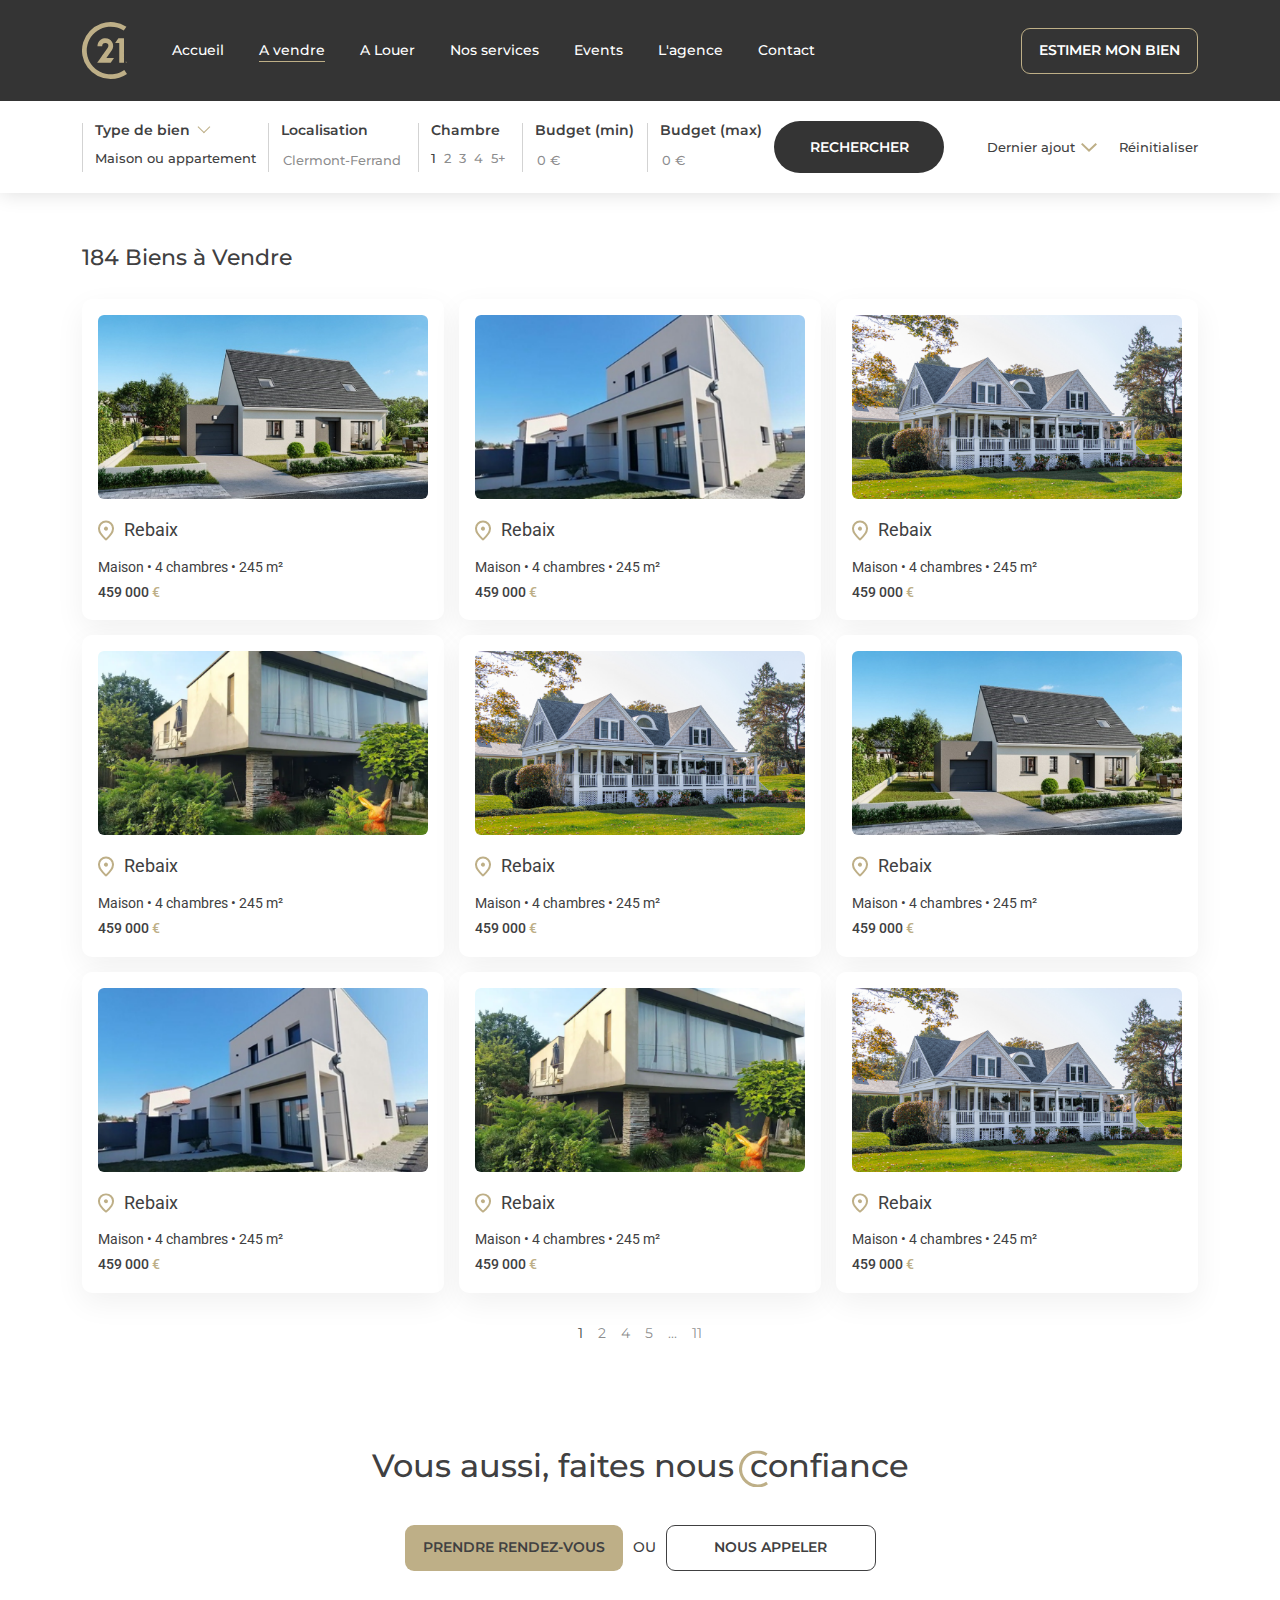
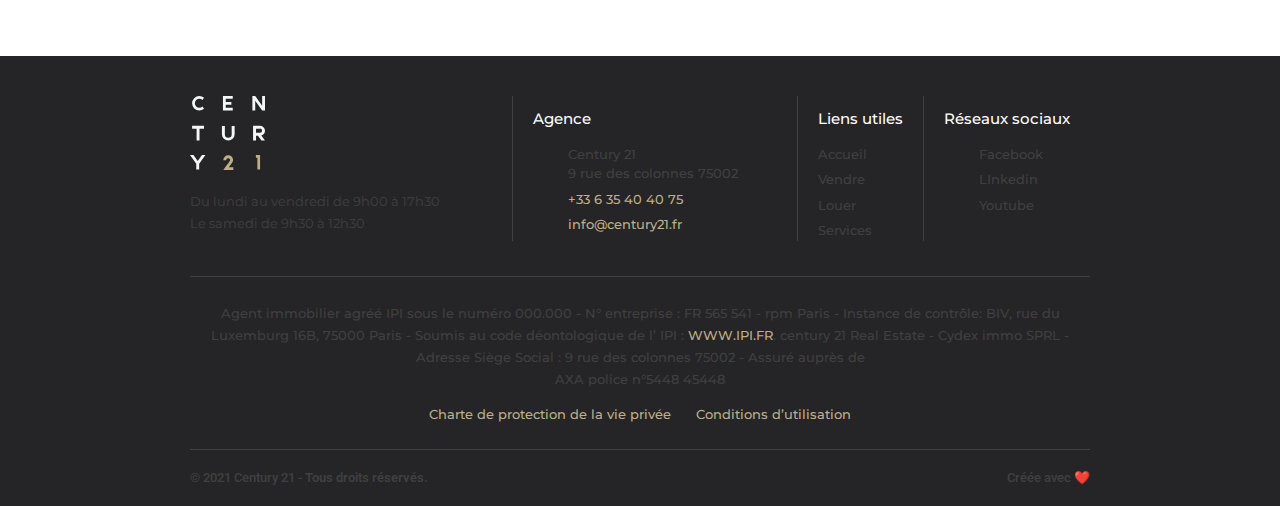
<file: sale.html>
<!DOCTYPE html>
<html lang="en">
  <head>
    <meta charset="utf-8" />
    <title>Century21</title>
    <meta
      name="viewport"
      content="width=device-width, initial-scale=1, shrink-to-fit=no"
    />
    <meta name="description" content="Site description will be here" />
    <link rel="icon" href="images/fav.png" />
    <link rel="stylesheet" type="text/css" href="css/bootstrap.min.css" />
    <link rel="stylesheet" type="text/css" href="css/owl.carousel.min.css" />
    <link
      href="https://kit-pro.fontawesome.com/releases/v5.15.2/css/pro.min.css"
      rel="stylesheet"
    />
    <link rel="stylesheet" href="css/nice-select.css" />
    <link rel="stylesheet" href="css/default-edit.css" />
    <link rel="stylesheet" type="text/css" href="style.css" />
    <link rel="stylesheet" type="text/css" href="css/responsive.css" />
    <!--End ALL STYLESHEET -->
  </head>

  <body>
    <!-- preloader -->
    <div id="preloader"></div>
    <!-- preloader-end -->
    <!-- main-wrap -->
    <div class="main-wrap">
      <!-- offcanvas-start -->
      <div class="offcanvas-menu">
        <div class="offmenu" id="menuParent">
          <a href="#" class="offcanvas-close"><i class="fal fa-times"></i></a>
          <ul class="mobile-menu">
            <li><a href="/">Accueil</a></li>
            <li><a class="active" href="javascript:void(0)">A vendre</a></li>
            <li><a href="/rent.html">A Louer</a></li>
            <li><a href="/services.html">Nos services</a></li>
            <li><a href="#">Events</a></li>
            <li><a href="#">L'agence</a></li>
            <li><a href="#">Contact</a></li>
          </ul>
        </div>
      </div>
      <div class="offcanvas-overlay"></div>
      <!-- offcanvas-start-end -->

      <!-- header-section -->
      <header class="header-section header--dark">
        <div class="header-in position-static">
          <div class="container">
            <div class="header-section__inner">
              <a href="index.html" class="header__logo">
                <img src="images/logo.svg" alt="" />
              </a>
              <div class="main-menu d-xl-block d-none">
                <ul>
                  <li><a href="/">Accueil</a></li>
                  <li>
                    <a class="active" href="javascript:void(0)">A vendre</a>
                  </li>
                  <li><a href="/rent.html">A Louer</a></li>
                  <li><a href="/services.html">Nos services</a></li>
                  <li><a href="#">Events</a></li>
                  <li><a href="#">L'agence</a></li>
                  <li><a href="#">Contact</a></li>
                </ul>
              </div>
              <a
                href="#"
                class="default-button default-button--black ms-auto d-xl-flex d-none"
              >
                ESTIMER MON BIEN
              </a>
              <a href="#" class="offcanvas-open d-xl-none ms-auto">
                <i class="far fa-bars"></i>
              </a>
            </div>
          </div>
        </div>
      </header>
      <!--End header-section -->

      <!-- header-ex-section -->
      <section class="header-ex-section">
        <div class="container">
          <div class="header-ex-section__inner">
            <div class="header-ex__left">
              <div class="header-ex__left__slc">
                <div class="hfl-slc">
                  <select class="nice-select">
                    <option>Type de bien</option>
                    <option>Type de bien</option>
                  </select>
                  <h6>Maison ou appartement</h6>
                </div>
                <div class="hfl-slc">
                  <div class="nice-text">Localisation</div>
                  <input
                    class="h6-input h6-input-sdf"
                    value="Clermont-Ferrand"
                  />
                </div>
                <div class="hfl-slc">
                  <div class="nice-text">Chambre</div>
                  <h6>
                    <label
                      ><input
                        type="radio"
                        name="number"
                        class="d-none"
                        checked
                      />
                      <span class="txt">1</span></label
                    >&nbsp;
                    <label
                      ><input type="radio" name="number" class="d-none" />
                      <span class="txt">2</span></label
                    >&nbsp;
                    <label
                      ><input type="radio" name="number" class="d-none" />
                      <span class="txt">3</span></label
                    >&nbsp;
                    <label
                      ><input type="radio" name="number" class="d-none" />
                      <span class="txt">4</span></label
                    >&nbsp;
                    <label
                      ><input type="radio" name="number" class="d-none" />
                      <span class="txt">5+</span></label
                    >&nbsp;
                  </h6>
                </div>
                <div class="hfl-slc">
                  <div class="nice-text">Budget (min)</div>
                  <input class="h6-input" value="0 €" />
                </div>
                <div class="hfl-slc">
                  <div class="nice-text">Budget (max)</div>
                  <input class="h6-input" value="0 €" />
                </div>
              </div>
              <button
                class="hero-search hero-search--ex-header hero-search--button"
              >
                <i class="far fa-search icon"></i>
                <span class="input">RECHERCHER</span>
              </button>
              <!-- <div class="hero-search hero-search--ex-header hero-search--button">
                <i class="far fa-search icon"></i>
                <input class="input" type="text" placeholder="RECHERCHER" />
              </div> -->
            </div>
            <div class="header-ex__right">
              <ul class="menu-ex">
                <li class="dropdown">
                  <a href="#" class="" data-bs-toggle="dropdown">
                    <span class="txt">Dernier ajout</span>
                    <img src="images/ex-chevron.svg" alt="" class="chevron" />
                  </a>
                  <div class="dropdown-menu">
                    <ul>
                      <li><a href="#">Lorem ipsum</a></li>
                      <li><a href="#">Lorem ipsum</a></li>
                      <li><a href="#">Lorem ipsum</a></li>
                      <li><a href="#">Lorem ipsum</a></li>
                    </ul>
                  </div>
                </li>
                <li><a href="#">Réinitialiser</a></li>
              </ul>
            </div>
          </div>
        </div>
      </section>
      <!-- header-ex-section-end -->

      <!-- main -->
      <main>
        <!-- sale-section -->
        <div class="sale-section">
          <div class="container">
            <div class="sale-section__inner">
              <div class="sale-section__title">
                <h3 class="mb-0">184 Biens à Vendre</h3>
              </div>

              <div class="sale__grid">
                <div class="prop-card prop-card--shadow">
                  <a href="proparty.html" class="prop-card__image">
                    <img src="images/sale-prop-1.png" alt="" class="img" />
                  </a>
                  <div class="prop-card__content">
                    <p class="loc">
                      <img src="images/location.svg" alt="" class="icn" />Rebaix
                    </p>
                    <p><a href="#">Maison • 4 chambres • 245 m²</a></p>
                    <p class="price">
                      459 000 <span class="color-theme1">€</span>
                    </p>
                  </div>
                </div>
                <div class="prop-card prop-card--shadow">
                  <a href="proparty.html" class="prop-card__image">
                    <img src="images/sale-prop-2.png" alt="" class="img" />
                  </a>
                  <div class="prop-card__content">
                    <p class="loc">
                      <img src="images/location.svg" alt="" class="icn" />Rebaix
                    </p>
                    <p><a href="#">Maison • 4 chambres • 245 m²</a></p>
                    <p class="price">
                      459 000 <span class="color-theme1">€</span>
                    </p>
                  </div>
                </div>
                <div class="prop-card prop-card--shadow">
                  <a href="proparty.html" class="prop-card__image">
                    <img src="images/sale-prop-3.png" alt="" class="img" />
                  </a>
                  <div class="prop-card__content">
                    <p class="loc">
                      <img src="images/location.svg" alt="" class="icn" />Rebaix
                    </p>
                    <p><a href="#">Maison • 4 chambres • 245 m²</a></p>
                    <p class="price">
                      459 000 <span class="color-theme1">€</span>
                    </p>
                  </div>
                </div>
                <div class="prop-card prop-card--shadow">
                  <a href="proparty.html" class="prop-card__image">
                    <img src="images/sale-prop-4.png" alt="" class="img" />
                  </a>
                  <div class="prop-card__content">
                    <p class="loc">
                      <img src="images/location.svg" alt="" class="icn" />Rebaix
                    </p>
                    <p><a href="#">Maison • 4 chambres • 245 m²</a></p>
                    <p class="price">
                      459 000 <span class="color-theme1">€</span>
                    </p>
                  </div>
                </div>
                <div class="prop-card prop-card--shadow">
                  <a href="proparty.html" class="prop-card__image">
                    <img src="images/sale-prop-5.png" alt="" class="img" />
                  </a>
                  <div class="prop-card__content">
                    <p class="loc">
                      <img src="images/location.svg" alt="" class="icn" />Rebaix
                    </p>
                    <p><a href="#">Maison • 4 chambres • 245 m²</a></p>
                    <p class="price">
                      459 000 <span class="color-theme1">€</span>
                    </p>
                  </div>
                </div>
                <div class="prop-card prop-card--shadow">
                  <a href="proparty.html" class="prop-card__image">
                    <img src="images/sale-prop-6.png" alt="" class="img" />
                  </a>
                  <div class="prop-card__content">
                    <p class="loc">
                      <img src="images/location.svg" alt="" class="icn" />Rebaix
                    </p>
                    <p><a href="#">Maison • 4 chambres • 245 m²</a></p>
                    <p class="price">
                      459 000 <span class="color-theme1">€</span>
                    </p>
                  </div>
                </div>
                <div class="prop-card prop-card--shadow">
                  <a href="proparty.html" class="prop-card__image">
                    <img src="images/sale-prop-7.png" alt="" class="img" />
                  </a>
                  <div class="prop-card__content">
                    <p class="loc">
                      <img src="images/location.svg" alt="" class="icn" />Rebaix
                    </p>
                    <p><a href="#">Maison • 4 chambres • 245 m²</a></p>
                    <p class="price">
                      459 000 <span class="color-theme1">€</span>
                    </p>
                  </div>
                </div>
                <div class="prop-card prop-card--shadow">
                  <a href="proparty.html" class="prop-card__image">
                    <img src="images/sale-prop-8.png" alt="" class="img" />
                  </a>
                  <div class="prop-card__content">
                    <p class="loc">
                      <img src="images/location.svg" alt="" class="icn" />Rebaix
                    </p>
                    <p><a href="#">Maison • 4 chambres • 245 m²</a></p>
                    <p class="price">
                      459 000 <span class="color-theme1">€</span>
                    </p>
                  </div>
                </div>
                <div class="prop-card prop-card--shadow">
                  <a href="proparty.html" class="prop-card__image">
                    <img src="images/sale-prop-9.png" alt="" class="img" />
                  </a>
                  <div class="prop-card__content">
                    <p class="loc">
                      <img src="images/location.svg" alt="" class="icn" />Rebaix
                    </p>
                    <p><a href="#">Maison • 4 chambres • 245 m²</a></p>
                    <p class="price">
                      459 000 <span class="color-theme1">€</span>
                    </p>
                  </div>
                </div>
              </div>

              <div class="pagination">
                <ul>
                  <li><a class="active" href="#">1</a></li>
                  <li><a href="#">2</a></li>
                  <li><a href="#">4</a></li>
                  <li><a href="#">5</a></li>
                  <li><a href="#">...</a></li>
                  <li><a href="#">11</a></li>
                </ul>
              </div>
            </div>
          </div>
        </div>
        <!-- sale-section-end -->

        <!-- cta-section -->
        <section class="cta-section">
          <div class="container">
            <div class="cta-section__inner">
              <div
                class="cta-section__title sec-title cont-blk cont-blk--center"
              >
                <h2 class="h2">
                  Vous aussi, faites nous
                  <span class="c-wrap"
                    ><img src="images/text-c.svg" alt="" class="c-txt" />
                    confiance</span
                  >
                </h2>
              </div>
              <div class="cta__options">
                <a
                  href="#"
                  class="button default-button default-button--rounded"
                  >PRENDRE RENDEZ-VOUS</a
                >
                <p class="or">OU</p>
                <a
                  href="#"
                  class="button default-button default-button--bordered-black default-button--rounded"
                  >NOUS APPELER</a
                >
              </div>
            </div>
          </div>
        </section>
        <!-- cta-section-end -->
      </main>
      <!-- main end -->

      <!-- footer-section -->
      <footer class="footer-section">
        <div class="container">
          <div class="footer-section__inner">
            <div class="footer__top">
              <div class="footer__logo-column">
                <a href="index.html" class="footer__logo">
                  <img src="images/footer-logo.svg" alt="" />
                </a>
                <p>
                  Du lundi au vendredi de 9h00 à 17h30 <br />
                  Le samedi de 9h30 à 12h30
                </p>
              </div>
              <div class="footer__menu-column footer__menu-column--1">
                <h4>Agence</h4>
                <ul class="footer-menu">
                  <li>
                    <a href="#">
                      <div class="icon">
                        <i class="fas fa-map-marker-alt"></i>
                      </div>
                      <span class="txt"
                        >Century 21 <br />
                        9 rue des colonnes 75002</span
                      >
                    </a>
                  </li>
                  <li>
                    <a href="#">
                      <div class="icon">
                        <i class="fas fa-phone-alt"></i>
                      </div>
                      <span class="txt color-theme1">+33 6 35 40 40 75</span>
                    </a>
                  </li>
                  <li>
                    <a href="#">
                      <div class="icon">
                        <i class="fas fa-envelope"></i>
                      </div>
                      <span class="txt color-theme1">info@century21.fr</span>
                    </a>
                  </li>
                </ul>
              </div>
              <div class="footer__menu-column footer__menu-column--2">
                <h4>Liens utiles</h4>
                <ul class="footer-menu">
                  <li>
                    <a href="#">
                      <span class="txt">Accueil</span>
                    </a>
                  </li>
                  <li>
                    <a href="#">
                      <span class="txt">Vendre</span>
                    </a>
                  </li>
                  <li>
                    <a href="#">
                      <span class="txt">Louer</span>
                    </a>
                  </li>
                  <li>
                    <a href="#">
                      <span class="txt">Services</span>
                    </a>
                  </li>
                </ul>
              </div>
              <div class="footer__menu-column footer__menu-column--3">
                <h4>Réseaux sociaux</h4>
                <ul class="footer-menu">
                  <li>
                    <a href="#">
                      <div class="icon">
                        <i class="fab fa-facebook-square"></i>
                      </div>
                      <span class="txt">Facebook</span>
                    </a>
                  </li>
                  <li>
                    <a href="#">
                      <div class="icon">
                        <i class="fab fa-linkedin-in"></i>
                      </div>
                      <span class="txt">LInkedin</span>
                    </a>
                  </li>
                  <li>
                    <a href="#">
                      <div class="icon">
                        <i class="fab fa-youtube"></i>
                      </div>
                      <span class="txt">Youtube</span>
                    </a>
                  </li>
                </ul>
              </div>
            </div>

            <div class="footer__middle">
              <p>
                Agent immobilier agréé IPI sous le numéro 000.000 - N°
                entreprise : FR 565 541 - rpm Paris - Instance de contrôle: BIV,
                rue du Luxemburg 16B, 75000 Paris - Soumis au code déontologique
                de l’ IPI : <span class="color-theme1">WWW.IPI.FR</span>.
                century 21 Real Estate - Cydex immo SPRL - Adresse Siège Social
                : 9 rue des colonnes 75002 - Assuré auprès de <br />
                AXA police n°5448 45448
              </p>
              <div class="a-wrap">
                <a class="a" href="#">Charte de protection de la vie privée</a>
                <a class="a" href="#">Conditions d’utilisation</a>
              </div>
            </div>

            <div class="footer__bottom">
              <p>
                &copy; 2021 Century 21 -
                <span class="fw-600">Tous droits réservés.</span>
              </p>
              <p>Créée avec ❤️</p>
            </div>
          </div>
        </div>
      </footer>
      <!--End footer-section -->
    </div>
    <!-- main-wrap -->

    <!-- js -->
    <script src="js/jquery-3.6.0.min.js"></script>
    <script
      src="https://cdn.jsdelivr.net/npm/@popperjs/core@2.11.6/dist/umd/popper.min.js"
      integrity="sha384-oBqDVmMz9ATKxIep9tiCxS/Z9fNfEXiDAYTujMAeBAsjFuCZSmKbSSUnQlmh/jp3"
      crossorigin="anonymous"
    ></script>
    <script src="js/bootstrap.bundle.min.js"></script>
    <script src="js/jquery.scrollUp.min.js"></script>
    <script src="js/jquery.nice-select.min.js"></script>
    <script src="js/owl.carousel.min.js"></script>
    <script src="js/main.js"></script>
    <!-- End All Js -->
  </body>
</html>
</file>
<file: css/nice-select.css>
.nice-select {
  -webkit-tap-highlight-color: transparent;
  background-color: #fff;
  border-radius: 5px;
  border: solid 1px #e8e8e8;
  box-sizing: border-box;
  clear: both;
  cursor: pointer;
  display: block;
  float: left;
  font-family: inherit;
  font-size: 14px;
  font-weight: normal;
  height: 42px;
  line-height: 40px;
  outline: none;
  padding-left: 18px;
  padding-right: 30px;
  position: relative;
  text-align: left !important;
  -webkit-transition: all 0.2s ease-in-out;
  transition: all 0.2s ease-in-out;
  -webkit-user-select: none;
     -moz-user-select: none;
      -ms-user-select: none;
          user-select: none;
  white-space: nowrap;
  width: auto; }
  .nice-select:hover {
    border-color: #dbdbdb; }
  .nice-select:active, .nice-select.open, .nice-select:focus {
    border-color: #999; }
  .nice-select:after {
    border-bottom: 2px solid #999;
    border-right: 2px solid #999;
    content: '';
    display: block;
    height: 5px;
    margin-top: -4px;
    pointer-events: none;
    position: absolute;
    right: 12px;
    top: 50%;
    -webkit-transform-origin: 66% 66%;
        -ms-transform-origin: 66% 66%;
            transform-origin: 66% 66%;
    -webkit-transform: rotate(45deg);
        -ms-transform: rotate(45deg);
            transform: rotate(45deg);
    -webkit-transition: all 0.15s ease-in-out;
    transition: all 0.15s ease-in-out;
    width: 5px; }
  .nice-select.open:after {
    -webkit-transform: rotate(-135deg);
        -ms-transform: rotate(-135deg);
            transform: rotate(-135deg); }
  .nice-select.open .list {
    opacity: 1;
    pointer-events: auto;
    -webkit-transform: scale(1) translateY(0);
        -ms-transform: scale(1) translateY(0);
            transform: scale(1) translateY(0); }
  .nice-select.disabled {
    border-color: #ededed;
    color: #999;
    pointer-events: none; }
    .nice-select.disabled:after {
      border-color: #cccccc; }
  .nice-select.wide {
    width: 100%; }
    .nice-select.wide .list {
      left: 0 !important;
      right: 0 !important; }
  .nice-select.right {
    float: right; }
    .nice-select.right .list {
      left: auto;
      right: 0; }
  .nice-select.small {
    font-size: 12px;
    height: 36px;
    line-height: 34px; }
    .nice-select.small:after {
      height: 4px;
      width: 4px; }
    .nice-select.small .option {
      line-height: 34px;
      min-height: 34px; }
  .nice-select .list {
    background-color: #fff;
    border-radius: 5px;
    box-shadow: 0 0 0 1px rgba(68, 68, 68, 0.11);
    box-sizing: border-box;
    margin-top: 4px;
    opacity: 0;
    overflow: hidden;
    padding: 0;
    pointer-events: none;
    position: absolute;
    top: 100%;
    left: 0;
    -webkit-transform-origin: 50% 0;
        -ms-transform-origin: 50% 0;
            transform-origin: 50% 0;
    -webkit-transform: scale(0.75) translateY(-21px);
        -ms-transform: scale(0.75) translateY(-21px);
            transform: scale(0.75) translateY(-21px);
    -webkit-transition: all 0.2s cubic-bezier(0.5, 0, 0, 1.25), opacity 0.15s ease-out;
    transition: all 0.2s cubic-bezier(0.5, 0, 0, 1.25), opacity 0.15s ease-out;
    z-index: 9; }
    .nice-select .list:hover .option:not(:hover) {
      background-color: transparent !important; }
  .nice-select .option {
    cursor: pointer;
    font-weight: 400;
    line-height: 40px;
    list-style: none;
    min-height: 40px;
    outline: none;
    padding-left: 18px;
    padding-right: 29px;
    text-align: left;
    -webkit-transition: all 0.2s;
    transition: all 0.2s; }
    .nice-select .option:hover, .nice-select .option.focus, .nice-select .option.selected.focus {
      background-color: #f6f6f6; }
    .nice-select .option.selected {
      font-weight: bold; }
    .nice-select .option.disabled {
      background-color: transparent;
      color: #999;
      cursor: default; }

.no-csspointerevents .nice-select .list {
  display: none; }

.no-csspointerevents .nice-select.open .list {
  display: block; }
</file>
<file: css/default-edit.css>
/* ---buttons--- */
.default-button {
    min-height: 62px;
    padding: 10px 22px;
    font-size: 18px;
    border-radius: 17px;
    font-weight: 600;
    display: inline-flex;
    align-items: center;
    justify-content: center;
    text-align: center;
    background: var(--theme__color1);
    transition: 0.3s;
    border: 2px solid transparent;
}
.default-button:hover {
    background: #cab068;
}

.default-button.default-button--black {
    background: var(--text__color);
    color: #fff;
}
.default-button.default-button--black:hover {
    background: #5f4f24;
}
.default-button.default-button--white {
    background: #fff;
    color: var(--text__color);
}
.default-button.default-button--white:hover {
    background: var(--theme__color1);
}
.default-button.default-button--bordered-black {
    border-color: var(--text__color);
    background: transparent;
}
.default-button.default-button--bordered-black:hover {
    background: var(--text__color);
    color: #fff;
}
.default-button--rounded {
    border-radius: 100px;
}

.text-button {
    font-size: 18px;
    font-weight: 500;
    color: var(--theme__color1);
    transition: 0.3;
    display: inline-block;
}
.text-button:hover {
    color: #e4c368;
}

.big-button {
    min-height: 81px;
    padding: 15px 35px;
    font-size: 18px;
    border-radius: 100px;
    font-weight: 600;
    display: inline-flex;
    align-items: center;
    justify-content: center;
    text-align: center;
    background: var(--theme__color1);
    transition: 0.3s;
    border: 3px solid transparent;
}
.big-button.big-button--bordered--black {
    border-color: #404041;
    background: transparent;
}
.big-button.big-button--bordered--black:hover {
    background: #404041;
    color: #fff;
}
/* ---buttons---end */


/* small-tools */
.underline {
    text-decoration: underline !important;
}
.h-initial {
    height: initial !important;
}
.space-nowrap {
    white-space: nowrap;
}
.hidden-scroll {
    overflow-y: auto !important;
    -ms-overflow-style: none !important;  /* IE and Edge */
    scrollbar-width: none !important;  /* Firefox */
}
.hidden-scroll::-webkit-scrollbar {
    display: none !important;
}
.pseudo-before-none::before {
    display: none !important;
}
.pseudo-after-none::after {
    display: none !important;
}
.pseudo-none::before,
.pseudo-none::after {
    display: none !important;
}



.flip {
    transform: rotateY(180deg);
}
.flip-x {
    transform: rotateX(180deg);
}
.rotate1_8 {
    transform: rotate(45deg) !important;
}
.rotate2_8 {
    transform: rotate(90deg) !important;
}
.rotate3_8 {
    transform: rotate(135deg) !important;
}
.rotate4_8 {
    transform: rotate(180deg) !important;
}
.rotate5_8 {
    transform: rotate(225deg) !important;
}
.rotate6_8 {
    transform: rotate(270deg) !important;
}
.rotate7_8 {
    transform: rotate(315deg) !important;
}
.rotate8_8 {
    transform: rotate(360deg) !important;
}


/* bg */
.bg-theme1 {
    background: var(--theme__color1) !important;
}
.bg-theme2 {
    background: var(--theme__color2) !important;
}
.bg-theme3 {
    background: var(--theme__color3) !important;
}
.bg-theme4 {
    background: var(--theme__color4) !important;
}

/* hover--bg */
.hover-bg-theme1:hover {
    background: var(--theme__color1) !important;
}
.hover-bg-theme2:hover {
    background: var(--theme__color2) !important;
}
.hover-bg-theme3:hover {
    background: var(--theme__color3) !important;
}
.hover-bg-theme4:hover {
    background: var(--theme__color4) !important;
}


/* fonts */
.font1 {
    font-family: var(--font1);
}
.font2 {
    font-family: var(--font2);
}
.font3 {
    font-family: var(--font3);
}
.font4 {
    font-family: var(--font4);
}


/* text-color */
.color-white {
    color: #fff !important;
}
.color-text {
    color: var(--text__color1) !important;
}
.color-theme1 {
    color: var(--theme__color1) !important;
}
.color-theme2 {
    color: var(--theme__color2) !important;
}
.color-theme3 {
    color: var(--theme__color3) !important;
}
.color-theme4 {
    color: var(--theme__color4) !important;
}


/* text-align */
.text-left {
    text-align: left !important;
}
.text-right {
    text-align: right !important;
}
.text-center {
    text-align: center !important;
}
.text-justified {
    text-align: justify !important;
}


/* font-weights */
.fw-300 {
    font-weight: 300 !important;
}
.fw-400 {
    font-weight: 400 !important;
}
.fw-500 {
    font-weight: 500 !important;
}
.fw-600{
    font-weight: 600!important;
}
.fw-700 {
    font-weight: 700 !important;
}
.fw-800{
    font-weight: 800!important;
}



/* nice-select-edit */
.nice-select {
    height: initial;
    min-height: initial;
    line-height: 1;
    padding: 0 20px 0 0;
    float: none;
    display: inline-block;
    border: none;
}
.nice-select:after {
    margin-top: -2px;
}
.nice-select .list .option,
.nice-select.open .list .option {
    font-size: 16px;
    line-height: initial;
    min-height: initial;
    padding: 13px 15px;
    min-width: 50px;
}
.nice-select .option.selected {
    font-weight: inherit;
}
.nice-select .list {
    border-radius: 2px;
    min-width: 100%;
}

@media (max-width: 1899px) {
    .nice-select .list .option,
    .nice-select.open .list .option {
        font-size: 14px;
        line-height: initial;
        min-height: initial;
        padding: 8px 12px;
        min-width: 50px;
    } 
}





/* important */
#scrollUp {
    background-image: url("../images/base/top.png");
    bottom: 20px;
    right: 20px;
    width: 38px;    /* Width of image */
    height: 38px;   /* Height of image */
    color: transparent;
}
</file>
<file: style.css>
/*-----------------------------------=========Main-Style-Sheet=========----------------------------------------*/


@import url('https://fonts.googleapis.com/css2?family=Montserrat:wght@300;400;500;600;700;800&family=Roboto:wght@300;400;500;700;900&display=swap');
:root {
  --theme__color1: #BEAF87;
  --text__color: #404041;
  --montserrat: 'Montserrat', sans-serif;
  --roboto: 'Roboto', sans-serif;
}
*,::before,::after {
  box-sizing: border-box;
  scroll-margin-top: calc(var(--header-height) + 15px);
}
body {
  font-size: 18px;
  line-height: 1.5;
  background-color: #fff;
  color: var(--text__color);
  overflow-x: hidden;
  word-wrap: break-word;
  word-break: normal;
  font-weight: 400;
  -webkit-font-smoothing: antialiased;
  font-family: var(--montserrat);
}
a, a:active, a:focus, a:active, a:hover {
  text-decoration:none !important;
  color: inherit;
}
input{
  -ms-box-sizing: border-box;
  box-sizing: border-box;
}
a:hover,
a:focus,
input:focus,
input:hover,
select:focus,
select:hover,
select:active,
textarea:focus,
textarea:hover,
button:focus {
  outline: none;
}
::placeholder {
  opacity: 1;
}
:focus::placeholder {
  opacity: 0;
}
table {
  border-collapse: separate;
  border-spacing: 0;
  table-layout: fixed; /* Prevents HTML tables from becoming too wide */
  width: 100%;
}
img {
  -ms-interpolation-mode: bicubic;
  border: 0;
  height: auto;
  max-width: 100%;
  vertical-align: middle;
}
iframe {
  width: 100%;
}
h1, h2, h3, h4, h5, h6,
.h1, .h2, .h3, .h4, .h5, .h6{
  font-weight: 700;
  line-height: 1.4;
}
ul{
    margin: 0;
    padding: 0;
    list-style: none;
}
p{
  margin-bottom: 15px;
  font-family: var(--roboto);
  line-height: 1.7;
}
p:last-child{
  margin: 0;
}
.main-wrap {
  width: 100%;
  overflow: hidden;
}
@media (max-width: 1899px) and (min-width: 1200px) {
  .container {
    max-width: 1140px;
  }
}
@media (min-width: 1900px) {
  .container {
    max-width: 1666px;
  }
}
@media (max-width: 575px) {
  .container {
    padding: 0 5%;
  }
}




/* header */
.header-section {
  position: relative;
  top: 0;
  left: 0;
  width: 100%;
  z-index: 100;
}
.header-in {
  padding: 35px 0;
  position: fixed;
  top: 0;
  left: 0;
  width: 100%;
  transition: 0.3s;
}
.sticky .header-in {
  padding: 15px 0;
}
.sticky .header-in,
.header--dark .header-in {
  background: #343434;
  color: #fff;
}
.sticky .header-in .default-button.default-button--black,
.header--dark .header-in .default-button.default-button--black {
  background: transparent;
  border-color: var(--theme__color1);
}
.sticky .header-in .default-button.default-button--black:hover,
.header--dark .header-in .default-button.default-button--black:hover {
  background: var(--theme__color1);
}
.header-section__inner {
  display: flex;
  align-items: center;
}

.header__logo {
  width: 69px;
  display: block;
}
.header__logo img {

}
.main-menu {
  margin-left: 74px;
}
.main-menu > ul {
  gap: 50px;
  display: flex;
}
.main-menu > ul > li {

}
.main-menu > ul > li > a {
  font-size: 18px;
  font-weight: 500;
}
.main-menu > ul > li > a.active,
.main-menu > ul > li > a:hover {
  text-decoration: underline !important;
  text-underline-offset: 11px !important;
  text-decoration-color: var(--theme__color1) !important;
  text-decoration-thickness: 2px !important;
}
/* header-end */


/* ---header-ex-section--- */
.header-ex-section {
  box-shadow: 0 0 20px rgba(0, 0, 0, 0.14);
}
.header-ex-section__inner {
	padding: 28px 0;
	display: flex;
	justify-content: space-between;
	align-items: center;
}

.header-ex__left  {
  display: flex;
  align-items: center;
}
.header-ex__left__slc {
  display: flex;
}
.header-ex__left__slc .hfl-slc:first-child {
  border-left: 1px solid hwb(240 25% 75% / 0.233);
}
.header-ex__left .hero-search {

}
.header-ex__left .hero-search .input {
  min-height: 62.5px;
}

.header-ex__right {

}
.menu-ex {
  display: flex;
  gap: 40px;
}
.menu-ex > li {

}
.menu-ex > li > a {
  font-size: 16px;
  font-weight: 500;
  display: flex;
  gap: 10px;
  align-items: center;
  transition: 0.3s;
}
.menu-ex > li > a:hover {
  color: var(--theme__color1);
}
.dropdown-menu {
  border: none;
  background: #fff;
  filter: drop-shadow(0px 15px 30px rgba(112, 144, 176, 0.3));
}
.dropdown-menu a {
  padding: 5px 16px;
  color: var(--theme__color2);
  display: flex;
  color: #404041;
  transition: 0.3s;
}
.dropdown-menu a:hover {
  background: #D9D9D9;
}

/* ---header-ex-section---end */






/* ---offcanvas-css--- */
.offcanvas-open {
  font-size: 22px;
  transition: 0.3s;
}
.offcanvas-open:hover {
  color: #97A3AE;
}
.offcanvas-close {
  color: var(--theme__color1);
  position: absolute;
  transition: 0.3s;
  right: 15px;
  top: 15px;
  font-size: 22px;
  line-height: 1;
}
.offcanvas-close:hover {
  color: #000;
}
.offcanvas-menu {
  position: fixed;
  height: 100%;
  width: 100%;
  top: 0;
  left: 0;
  z-index: 1000;
  transform: translateX(-105%);
  transition: 0.3s;
}
.offcanvas-menu.active {
  transform: translate(0);
}
.offcanvas-menu .offmenu {
  max-width: 250px;
  min-width: 200px;
  z-index: 5;
  position: relative;
  background: #fff;
  height: 100%;
  padding: 50px 20px 40px;
  overflow: auto;
  -ms-overflow-style: none;  /* IE and Edge */
  scrollbar-width: none;  /* Firefox */
}
.offcanvas-menu .offmenu :-webkit-scrollbar {
  display: none;
}
.offcanvas-menu ul li a {
  display: block;
  font-size: 16px;
  color: var(--theme__color1);
  padding: 7px;
  font-weight: 500;
  transition: 0.3s;
}
.offcanvas-menu ul li a:hover {
  color: #000;
}
.dropdown-menu-custom ul {
  background: #fff;
  padding: 20px 0;
}
.dropdown-menu-custom ul li a {
  color: #97A3AE;
}
.offcanvas-overlay {
  position: fixed;
  top: 0;
  left: 0;
  height: 100%;
  width: 100%;
  background: rgba(0, 0, 0, 0.178);
  z-index: 2;
  transform: 0;
  z-index: 900;
  opacity: 0;
  visibility: hidden;
  transition: 0.3s;
}
.offcanvas-overlay.active {
  opacity: 1;
  visibility: visible;
}
/* ---offcanvas-css-end---*/

/* --preloader-- */
#preloader {
  position: fixed;
  top: 0;
  left: 0;
  right: 0;
  bottom: 0;
  z-index: 9999;
  overflow: hidden;
  background: #fff;
}
#preloader:before {
  content: "";
  position: fixed;
  top: calc(50% - 30px);
  left: calc(50% - 30px);
  border: 6px solid var(--theme__color1);
  border-top-color: #e2eefd;
  border-radius: 50%;
  width: 60px;
  height: 60px;
  -webkit-animation: animate-preloader 1s linear infinite;
  animation: animate-preloader 1s linear infinite;
}
@-webkit-keyframes animate-preloader {
  0% {
      transform: rotate(0deg);
  }
  100% {
      transform: rotate(360deg);
  }
}
@keyframes animate-preloader {
  0% {
      transform: rotate(0deg);
  }
  100% {
      transform: rotate(360deg);
  }
}
/* --preloader-end-- */


/* ---common-content--- */
.h2 {
  margin: 0 0 24px;
  gap: 27px;
  font-size: 45px;
  font-weight: 500;
  display: inline-flex;
  align-items: center;
}
.h2 .icon {
  width: 36px;
  display: flex;
  align-items: center;
  flex-shrink: 0;
}
.cont-blk {
  display: flex;
  flex-direction: column;
  align-items: flex-start;
}
.cont-blk--center {
  text-align: center;
  align-items: center;
}
.cont-blk .bottom-button {
  margin: 20px 0 0;
}
.sec-title {
  margin: 0 0 57px;
}
/* ---common-content---end */


/* ---hero-section--- */
.hero-section {
  padding: 130px 0;
  position: relative;
  z-index: 1;
} 
.hero-section__inner {
  position: relative;
  z-index: 1;
}
.hero__shape1 {
  width: 242px;
  left: -140px;
  bottom: 30px;
  position: absolute;
}
.hero__image {
	right: -470px;
	top: -245px;
	position: absolute;
	width: 1181px;
  max-width: 100%;
}
.hero__image .img-1 {
	position: absolute;
	top: 20.6%;
	left: 0%;
	width: 53.5%;
}
.hero__image .img-2 {
	position: absolute;
	top: 16.6%;
	left: 52.1%;
	width: 32%;
}
.hero__image .img-3 {
	position: absolute;
	top: 45.8%;
	left: 41.4%;
	width: 43.4%;
}

.hero__content {

}
.hero__content h4 {
  margin-left: 13px;
  font-size: 32px;
  font-weight: 500;
  position: relative;
  display: inline-block;
  margin-bottom: 35px;
}
.hero__content h4 .c-img {
  position: absolute;
  top: 50%;
  left: 0;
  transform: translate(-30%,-50%);
}
.hero__content .h1 {
  font-size: 64px;
  margin: 0 0 37px;
  font-weight: 600;
  line-height: 1.15;
}
.hero-buttons {
  display: flex;
  gap: 20px;
}
.hero-buttons .button {

}
.hero__content .or {
  font-size: 18px;
  font-weight: 500;
  color: #7F7F7F;
  margin: 82px 0;
}
.hero-filter {
  padding: 16px 22px;
  border-radius: 100px;
  background: #fff;
  box-shadow: 0 0 20px rgba(0, 0, 0, 0.14);
  display: inline-block;
}
.hero-filter__inner {
  display: flex;
  align-items: center;
}
.hero-filter__left {
  display: flex;
}
.hfl-slc {
  padding: 0 20px;
  border-right: 1px solid hwb(240 25% 75% / 0.233);
  display: flex;
  flex-direction: column;
  align-items: flex-start;
}
.hfl-slc:last-child {
  border-right: none;
}
.hfl-slc .nice-select,
.hfl-slc .nice-text {
  padding-right: 23px;
  margin-bottom: 19px;
  font-size: 18px;
  font-weight: 600;
}
.hfl-slc .nice-select .list {
	margin-top: 71px;
}
.hfl-slc .nice-text {
  padding-right: 0 !important;
  line-height: 1;
}
.hfl-slc .nice-select::after {
  border-color: var(--theme__color1);
  height: 13px;
  width: 13px;
  margin-top: -11px;
  right: 0;
}
.hfl-slc h6,
.hfl-slc .h6-input {
  font-size: 16px;
  font-weight: 500;
  margin: 0;
  padding: 0;
}
.hfl-slc .h6-input {
  height: 22.4px;
  margin-top: 0px;
  color: rgba(64, 64, 65, 0.6);
  border-color: transparent;
  width: 150px;
}
.hfl-slc h6 label .txt {
  cursor: pointer;
  color: rgba(64, 64, 65, 0.6);
}
.hfl-slc h6 label input:checked ~ .txt {
  color: var(--text__color);
}
.hfl-slc h6 .dm {
  color: rgba(64, 64, 65, 0.6);
}
.hero-filter .hero-search {

}
.hero-search {
  width: 248px;
  background: #343434;
  position: relative;
  border-radius: 80px;
}
.hero-search .icon {
  font-size: 29px;
  position: absolute;
  top: 50%;
  left: 30px;
  color: #fff;
  transform: translate(0,-50%);
}

.hero-search .input {
  font-size: 18px;
  padding: 10px 15px 10px 75px;
  font-weight: 600;
  min-height: 84px;
  color: #fff;
  background: transparent;
  border-color: transparent;
  width: 100%;
}
.hero-search .input::placeholder {
  color: #fff;
}
.hero-search--button {
  display: flex;
  align-items: center;
  justify-content: center;
  text-align: center;
  border: none;
}
.hero-search--button .icon {
  position: static;
  transform: none;
}
.hero-search--button .input {
  display: flex;
  align-items: center;
  flex-grow: 0;
  width: initial;
  padding-left: 15px;
}
/* ---hero-section---end */


/* ---eng-section--- */
.eng-section {
  padding: 107px 0;
}
.eng-section__inner {
  border-radius: 23px;
  margin: 0 2.2%;
  background: #343434;
  color: #fff;
  display: flex;
}
.eng__image {
	margin: -33px 0 -70px 78px;
}
.eng__image img {
  border-radius: 17px;
  box-shadow: 30px 30px 40px rgba(0, 0, 0, 0.26);

}
.eng__content {
	padding: 65px 80px;
}
.eng__content__title {
  margin: 0 0 35px;
}
.eng__content__title h2 {
  font-size: 52px;
  font-weight: 600;
}
.eng__cont__main {
  display: flex;
  align-items: flex-end;
}
.eng__cont__m-left {
  display: flex;
  gap: 45px;
}
.eng__cont__ml-s {
  width: 112px;
}
.eng__cont__ml-s h3 {
  font-size: 32px;
  margin: 0 0 9px;
  font-weight: 500;
  display: flex;
  gap: 6px;
}
.eng__cont__ml-s h3 .arr {
  width: 32px;
}
.eng__cont__ml-s p {
  font-size: 16px;
  font-weight: 500;
  color: rgba(255, 255, 255, 0.51);
  line-height: 1.7;
}
.eng__cont__m-right {
  margin-left: 100px;
  display: flex;
  gap: 45px;
}
.eng__cont__m-single {

}
.eng__cont__m-single .icon {
  width: 46px;
  height: 40px;
  display: flex;
  align-items: center;
  justify-content: center;
  margin: 0 0 13px;
}
.eng__cont__m-single .icon img {

}
.eng__cont__m-single .rating {
  display: flex;
  gap: 7px;
  align-items: center;
}
.eng__cont__m-single .rating ul {
  gap: 2px;
  display: flex;
  align-items: center;
}
.eng__cont__m-single .rating ul li {
  font-size: 14px;
  color: #BEAF87;
}
.eng__cont__m-single .rating h5 {
  font-size: 17px;
  font-weight: 500;
  margin: 0;
}
/* ---eng-section---end */


/* ---cd-section--- */
.cd-section {
  padding: 85px 0;
}
.cd-section__inner {

}


.cd-card___wrapper {
  grid-gap: 55px;
  display: grid;
  grid-template-columns: repeat(2,1fr);
}
.cd-card {
  padding: 50px 41px;
  border-radius: 8px;
  background: #fff;
  box-shadow: 0 3px 25px rgba(0, 0, 0, 0.14);
}
.cd-card h3 {
  margin: 0 0 45px 10px;
  font-size: 30px;
  gap: 33px;
  font-weight: 500;
  display: flex;
  align-items: center;
} 
.cd-card h3 .class-icon {
  width: 40px;
  flex-shrink: 0;
  display: flex;
  align-items: center;
}
.cd-card h3 .class-icon img {

}
.cd-card p {

}
.cd-card .bottom-button {
  margin: 25px 0 0;
}
/* ---cd-section---end */


/* ---pro-section--- */
.pro-section {
  padding: 85px 0;
}
.pro-section__inner {

}
.pro-section__title {
  margin: 0 0 100px;
  display: flex;
  flex-direction: column;
  align-items: center;
  text-align: center;
}
.pro-section__title h3 {
  font-size: 23px;
  margin: 0 0 20px;
  font-weight: 500;
}
.pro-section__title .arrow-bottom {
  font-size: 30px;
  color: var(--theme__color1);
}

.pro-row___wrapper {
  gap: 100px;
  display: flex;
  flex-direction: column;
}
.pro-row___wrapper .pro__row:nth-child(odd) .pro__row__image-blk {
  order: 2;
}
.pro__row {
  display: flex;
  justify-content: space-between;
  align-items: center;
}
.pro__row__image-blk {
	width: 59.1%;
  border-radius: 18px;
}
.pro__row__image-blk img {
  width: 100%;
  border-radius: inherit;
}
.pro__row__content-blk {
  width: 36%;
}
.pro__row__content-blk .cont-blk {

}
.pro__row__content-blk .cont-blk .h2 {
  margin: 0 0 20px 15px;
}

.beforeAfter {
  border-radius: 18px;
}
.beforeAfter img {
  max-width: initial;
}
/* ---pro-section---end */


/* ---props-section--- */
.props-section {
  padding: 85px 0;
}
.props-section__inner {

}
.props-section__title {

}

.props-slider {
  filter: drop-shadow(0 10px 30px rgba(0, 0, 0, 0.06));
}
.props-slider .owl-stage-outer {
  overflow: visible;
}
.props-slider .owl-dots {

}
.props-slide {

}
.prop-card {
  padding: 31px;
  border-radius: 17px;
  background: #fff;
}
.prop-card.prop-card--shadow {
  box-shadow: 0 10px 30px rgba(0, 0, 0, 0.06);
}
.prop-card__image {
  height: 257px;
  border-radius: 12px;
  display: block;
}
.prop-card__image .img {
  width: 100%;
  height: 100%;
  object-fit: cover;
  object-position: center;
  border-radius: inherit;
}
.prop-card__content {
  padding: 36px 0 0;
}
.prop-card__content .loc {
  margin: 0 0 20px;
  font-size: 23px;
  gap: 20px;
  display: flex;
  align-content: inherit;
}
.prop-card__content .loc .icn {
  width: 26px;
}
.prop-card__content p {
  margin: 0 0 1px;
}
.prop-card__content .price {
  font-weight: 500;
  margin: 0;
}

.section-bottom {
  margin: 60px 0 0;
  display: flex;
  justify-content: center;
}
.section-bottom .button {
  min-width: 342px;
}
/* ---props-section---end */


/* ---testimonial-section--- */
.testimoni-section {
  padding: 85px 0 ;
}
.testimoni-section__inner {
  padding: 0 8.45%;
}
.testimoni-section__title {
  
}
.testimoni-section__title .h2 {
  position: relative;
}
.testimoni-section__title .h2 .c-icon {
  width: 62px;
  position: absolute;
  top: 50%;
  left: 0;
  transform: translate(-48%,-50%);
}

.testimonial__slider__outer {

}
.testimonial__slider {
  filter: drop-shadow(0 3px 25px rgba(0, 0, 0, 0.14));
}
.testimonial__slider .owl-dots {
  margin: 70px 0 0;
}
.testimonial__slide {
  padding: 34px 30px;
  border-radius: 8px;
  background: #fff;
}
.testimonial__slide__inner {
  max-width: 480px;
}
.testimonial__slide h3 {
  font-size: 18px;
  font-weight: 500;
}
.testimonial__slide p {
  
}
.carousel-dots1 .owl-dots { 
  display: flex;
  gap: 5px;
  justify-content: center;
  align-items: center;
}
.carousel-dots1 .owl-dot {
  height: 16px;
  width: 16px;
  border-radius: 50%;
  border: 2px solid #404041 !important;
  transition: 0.3s;
}
.carousel-dots1 .owl-dot.active {
  background: var(--theme__color1) !important;
  border-color: var(--theme__color1) !important;
}
/* ---testimonial-section---end */


/* ---cta-section--- */
.cta-section {
  padding: 85px 0 140px;
}
.cta-section__inner {

}
.cta-section__title {
  margin: 0 0 30px;
}
.c-wrap {
  position: relative;
}
.c-wrap .c-txt {
  width: 40px;
  position: absolute;
  top: 50%;
  left: 0;
  transform: translate(-38%,-42%);
}
.cta__options {
  gap: 15px;
  display: flex;
  align-items: center;
  justify-content: center;
}
.cta__options .or {
  margin: 0;
  font-weight: 500;
  font-family: var(--montserrat);
}
.cta__options .button {
  min-width: 296px;
}
/* ---cta-section---end */


/* ---footer-section--- */
.footer-section {
  font-size: 16px;
  color: #404041;
  background: #252527;
}
.footer-section__inner {
  max-width: 1088px;
  margin: 0 auto;
}
.footer__top {
  padding: 76px 0 83px;
  display: flex;
}
.footer__logo-column {
  padding-right: 33px;
  flex-grow: 1;
}
.footer__logo {
  width: 107px;
  margin: 0 0 30px;
  display: inline-flex;
}
.footer__logo-column p {
  font-family: var(--montserrat);
}
.footer__menu-column {
  padding-top: 20px;
  padding-left: 33px;
  padding-right: 33px;
  border-left: 1px solid #404041;
}
.footer__menu-column--1 {
  flex-grow: 1;
}
.footer__menu-column--2 {

}
.footer__menu-column--3 {
  padding-right: 0;
}
.footer__menu-column h4  {
  font-size: 18px;
  margin: 0 0 30px;
  font-weight: 500;
  color: #fff;
}
.footer-menu {
  display: flex;
  flex-direction: column;
  gap: 10px;
}
.footer-menu li {

}
.footer-menu li a {
  display: flex;
  font-weight: 500;
  transition: 0.3s;
}
.footer-menu li a:hover {
  color: var(--theme__color1);
}
.footer-menu li a .icon {
  width: 35px;
  display: flex;
  align-items: center;
  justify-content: center;
}
.footer-menu li a .icon i {

}

.footer__middle {
  padding: 35px 0;
  border-top: 1px solid #404041;
  text-align: center;
}
.footer__middle p {
  font-family: var(--montserrat);
  font-weight: 500;
}
.footer__middle .a-wrap {
  margin: 30px 0 0;
  display: flex;
  gap: 47px;
  align-items: center;
  justify-content: center;
  font-weight: 500;
}
.footer__middle .a-wrap .a {
  color: var(--theme__color1);
}


.footer__bottom {
  padding: 35px 0;
  border-top: 1px solid #404041;
  text-align: center;
  display: flex;
  align-items: center;
  justify-content: space-between;
  gap: 20px;
  flex-wrap: wrap;
}
.footer__bottom p {
  margin: 0;
  font-weight: 500;
}
/* ---footer-section---end */


/* ---sale-section--- */
.sale-section {
  padding: 85px 0;
}
.sale-section__inner {

}
.sale-section__title {
  margin: 0 0 40px;
}
.sale-section__title h3 {
  font-size: 38px;
  font-weight: 500;
}

.sale__grid {
  grid-gap: 20px;
  display: grid;
  grid-template-columns: repeat(3,1fr);
}

.pagination {
  margin: 70px 0 0;
  display: flex;
  justify-content: center;
}
.pagination ul {
  gap: 15px;
  display: flex;
  align-items: center;
  justify-content: center;
}
.pagination ul li {

}
.pagination ul li a {
  color: rgba(64, 64, 65, 0.6);
  transition: 0.3s;
}
.pagination ul li a.active,
.pagination ul li a:hover {
  color: rgba(64, 64, 65,1);
}
/* ---sale-section---end */


/* ---property-section--- */
.property-section {
  padding: 85px 0;
}
.property-section__inner {
  padding: 0 8.6%;
}
.property-section__title {
  margin: 0 0 58px;
  padding: 0 0 3px;
  border-bottom: 1px solid #CBCBCB;
}
.property-section__title h3 {
  font-size: 36px;
  margin: 0 0 16px;
  font-weight: 500;
}
.property-section__title .loc {
  margin: 0 0 20px;
  font-size: 14px;
  gap: 20px;
  display: flex;
  align-content: inherit;
}
.property-section__title .loc .icn {
  width: 26px;
}
.property-section__title h6 {
  font-size: 16px;
  font-weight: 400;
}


.property__img-grid {
  padding-bottom: 50px;
  grid-gap: 20px;
  margin-bottom: 50px;
  display: grid;
  grid-template-columns: repeat(9,1fr);
  border-bottom: 1px solid #CBCBCB;
}
.property__img-grid__item {
  grid-column: span 2;
  position: relative;
  border-radius: 10px;
}
.property__img-grid__item--huge {
  grid-column: span 5;
  grid-row: span 2;
}
.property__img-grid__item .img {
  height: 100%;
  width: 100%;
  object-fit: cover;
  object-position: center;
  border-radius: inherit;
}
.property__img-grid__item .c-button {
  min-height: 47px;
  border-radius: 7px;
  position: absolute;
  top: 50%;
  left: 50%;
  transform: translate(-50%,-50%);
  white-space: nowrap;
}

.property__des-group {
  padding-bottom: 45px;
  margin-bottom: 50px;
  border-bottom: 1px solid #CBCBCB;
}
.property__des-group h3 {
  font-size: 30px;
  margin: 0 0 32px;
  font-weight: 500;
}
.property__des-group p {
  
}
.property__op-list {
  display: grid;
  grid-template-columns: 17.33% 17.33% 17.33% 24% 24%;
  flex-wrap: wrap;
  grid-row-gap: 40px;
}
.property__op-list__item {
  
}
.property__op-list__item h4 {
  font-size: 20px;
  margin: 0 0 12px;
  font-weight: 600;
  color: var(--theme__color1);
}
.property__op-list__item p {

}
.property__op-list__item p .peb-b {
  width: 127px;
}
/* ---property-section---end */



/* ---service-hero-section--- */
.service-hero-section {
  padding: 110px 0;
}
.service-hero-section__inner {
  gap: 40px;
  display: flex;
  justify-content: space-between;
  align-items: center;
}

.service-hero__left {
  display: flex;
  flex-direction: column;
  align-items: flex-start;
}
.service-hero__left .h1 {
  font-size: 64px;
  margin: 0 0 20px;
  font-weight: 600;
}
.service-hero__left h4 {
  font-size: 30px;
  margin: 0 0 25px;
  line-height: 1.3;
  font-weight: 500;
}
.service-hero__left .button {

}
.hero-rating-wrap {
  margin-top: 65px;
  padding: 28px 30px;
  display: inline-flex;
  gap: 45px;
  border-radius: 9px;
  background: #fff;
  box-shadow: 0 3px 25px rgba(0, 0, 0, 0.14);
}
.rating-option {

}
.rating-option .rating-option-top {
  margin: 0 0 13px;
  display: flex;
  align-content: inherit;
  gap: 18px;
  align-items: center;
}
.rating-option .icon {
  width: 46px;
  height: 40px;
  display: flex;
  align-items: center;
  justify-content: center;
}
.rating-option .icon img {

}
.rating-option .rating-option-top p {
  font-size: 17px;
  font-weight: 500;
  margin: 0;
}
.rating-option .rating {
  display: flex;
  gap: 7px;
  align-items: center;
}
.rating-option .rating ul {
  gap: 2px;
  display: flex;
  align-items: center;
}
.rating-option .rating ul li {
  font-size: 14px;
  color: #BEAF87;
}
.rating-option .rating h5 {
  font-size: 17px;
  font-weight: 500;
  margin: 0;
}

.service-hero__right {
  width: 56.75%;
  flex-shrink: 0;
}
.hero-video {
  width: 100%;
  height: 517px;
}
.hero-video iframe {
  height: 100%;
  width: 100%;
}
/* ---service-hero-section---end */
</file>
<file: css/responsive.css>
@media (max-width: 1899px) {
    .header__logo {
        width: 45px;
    }
    .main-menu > ul > li > a {
        font-size: 14px;
    }
    body {
        font-size: 14px;
    }
    .main-menu > ul > li > a.active, .main-menu > ul > li > a:hover {
        text-underline-offset: 6px !important;
        text-decoration-color: var(--theme__color1) !important;
        text-decoration-thickness: 1px !important;
    }
    .main-menu {
        margin-left: 45px;
    }
    .main-menu > ul {
        gap: 35px;
    }
    .default-button {
        min-height: 46px;
        padding: 7px 17px;
        font-size: 14px;
        border-radius: 9px;
        border-width: 1px;
    }
    .header-in {
        padding: 22px 0;
    }
    .sticky .header-in {
        padding: 10px 0;
    }

    .menu-ex > li > a {
        font-size: 13px;
        gap: 6px;
    }
    .menu-ex > li > a .chevron {
        width: 16px;
    }
    .menu-ex {
        gap: 22px;
    }
    .header-ex__left .hero-search .input {
        min-height: 50px;
    }
    .header-ex-section__inner {
        padding: 20px 0;
    }


    .hero__content h4 {
        margin-left: 8px;
        font-size: 23px;
        margin-bottom: 25px;
    }
    .hero__content h4 .c-img {
        width: 29px;
    }
    .hero__content .h1 {
        font-size: 40px;
        margin: 0 0 25px;
    }
    .hero-buttons {
        gap: 12px;
    }
    .hero__content .or {
        font-size: 14px;
        margin: 50px 0;
    }
    .hfl-slc .nice-select,
    .hfl-slc .nice-text {
        font-size: 14px;
        padding-right: 17px;
        margin-bottom: 12px;
    }
    .hfl-slc .nice-select::after {
        height: 9px;
        width: 9px;
        margin-top: -7px;
        border-width: 1px;
    }
    .hfl-slc h6,
    .hfl-slc .h6-input {
        font-size: 13px;
    }
    .hfl-slc .h6-input {
        width: 100px;
    }
    .hfl-slc .h6-input-sdf {
        width: 125px;
    }

    .hero-search .icon {
        font-size: 20px;
        left: 15px;
    }
    .hero-search .input {
        font-size: 14px;
        padding: 10px 10px 10px 44px;
        min-height: 55px;
    }
    .hero-search {
        width: 170px;
    }
    .hero-filter {
        padding: 7px 9px;
    }
    .hfl-slc {
        padding: 0 12px;
    }
    .hero-section {
        padding: 80px 0;
    }
    .hero__image {
        right: -250px;
        top: -155px;
        width: 720px;
    }
    .hero__shape1 {
        width: 242px;
        left: -90px;
        bottom: 16px;
        width: 150px;
    }



    .eng-section {
        padding: 50px 0;
    }
    .eng__content__title h2 {
        font-size: 30px;
    }
    .eng__cont__ml-s h3 {
        font-size: 18px;
        margin: 0 0 5px;
        gap: 4px;
    }
    .eng__cont__ml-s h3 .arr {
        width: 21px;
    }
    .eng__cont__ml-s p {
        font-size: 12px;
    }
    .eng__cont__ml-s {
        width: 65px;
    }
    .eng__cont__m-left {
        gap: 25px;
    }
    .eng__content__title {
        margin: 0 0 25px;
    }
    .eng__cont__m-single .icon {
        width: 26px;
        height: 27px;
        margin: 0 0 8px;
    }
    .eng__cont__m-single .rating ul li {
        font-size: 11px;
    }
    .eng__cont__m-single .rating h5 {
        font-size: 13px;
    }
    .eng__cont__m-right {
        margin-left: 50px;
        gap: 27px;
    }
    .eng__content {
        padding: 45px 45px;
    }
    .eng__image {
        margin: -33px 0 -70px 78px;
        width: 312px;
    }
    .eng-section__inner {
        border-radius: 10px;
    }
    .eng__image img {
        border-radius: 10px;
    }


    .cd-card h3 {
        margin: 0 0 25px 5px;
        font-size: 20px;
        gap: 20px;
    }
    .cd-card h3 .class-icon {
        width: 25px;
    }
    .text-button {
        font-size: 14px;
    }
    .cd-card .bottom-button {
        margin: 10px 0 0;
    }
    .cd-card {
        padding: 30px 25px;
        border-radius: 5px;
    }
    .cd-card___wrapper {
        grid-gap: 30px;
    }
    .cd-section {
        padding: 50px 0;
    }

    .pro-section {
        padding: 50px 0;
    }
    .h2 {
        margin: 0 0 16px;
        gap: 16px;
        font-size: 32px;
    }
    .h2 .icon {
        width: 25px;
    }
    .cont-blk .bottom-button {
        margin: 10px 0 0;
    }
    .pro__row__content-blk .cont-blk .h2 {
        margin: 0 0 14px 8px;
    }
    .pro__row__image-blk {
        border-radius: 10px;
    }
    .beforeAfter {
        border-radius: 10px;
      }


    .props-section {
        padding: 50px 0;
    }
    .sec-title {
        margin: 0 0 35px;
    }
    .prop-card {
        padding: 16px;
        border-radius: 10px;
    }
    .prop-card__image {
        height: 184px;
        border-radius: 6px;
    }
    .prop-card__content .loc .icn {
        width: 16px;
    }
    .prop-card__content .loc {
        margin: 0 0 10px;
        font-size: 18px;
        gap: 10px;
    }
    .prop-card__content {
        padding: 16px 0 0;
    }
    .big-button {
        min-height: 60px;
        padding: 15px 35px;
        font-size: 14px;
        border-width: 1px;
    }
    .section-bottom .button {
        min-width: 270px;
    }
    .section-bottom {
        margin: 40px 0 0;
    }


    .testimoni-section__title .h2 .c-icon {
        width: 40px;
    }
    .testimoni-section {
        padding: 50px 0;
    }
    .carousel-dots1 .owl-dot {
        height: 11px;
        width: 11px;
        border-width: 1px !important;
    }
    .testimonial__slider .owl-dots {
        margin: 30px 0 0;
    }


    .cta-section {
        padding: 50px 0 85px;
    }
    .sec-title {
	    margin: 0 0 20px;
    }
    .c-wrap .c-txt {
        width: 29px;
    }
    .cta__options .button {
        min-width: 210px;
    }
    .cta__options {
        gap: 10px;
    }



    .footer-section__inner {
        max-width: 900px;
    }
    .footer-section {
        font-size: 13px;
    }
    .footer__logo {
        width: 75px;
        margin: 0 0 20px;
    }
    .footer__menu-column {
        padding-top: 12px;
        padding-left: 20px;
        padding-right: 20px;
    }
    .footer__menu-column h4 {
        font-size: 15px;
        margin: 0 0 16px;
    }
    .footer-menu {
        gap: 6px;
    }
    .footer__top {
        padding: 40px 0 35px;
    }
    .footer__middle {
        padding: 25px 0;
    }
    .footer__middle .a-wrap {
        margin: 15px 0 0;
        gap: 25px;
    }
    .footer__bottom {
        padding: 17px 0;
        gap: 15px;
    }


    .sale-section__title h3 {
        font-size: 22px;
    }
    .sale-section__title {
        margin: 0 0 25px;
    }
    .sale-section {
        padding: 50px 0;
    }
    .sale__grid {
        grid-gap: 15px;
    }
    .pagination {
        margin: 30px 0 0;
    }


    .property-section {
        padding: 50px 0;
    }
    .property-section__title h3 {
        font-size: 22px;
        margin: 0 0 9px;
    }
    .property-section__title .loc .icn {
        width: 17px;
    }
    .property-section__title .loc {
        margin: 0 0 10px;
        gap: 8px;
    }
    .property-section__title h6 {
        font-size: 12px;
    }
    .property-section__title {
        margin: 0 0 35px;
    }
    .property__img-grid {
        padding-bottom: 30px;
        grid-gap: 15px;
        margin-bottom: 30px;
    }
    .property__img-grid__item .c-button {
        min-height: 39px;
        border-radius: 4px;
    }
    .property__des-group h3 {
        font-size: 20px;
        margin: 0 0 22px;
    }
    .property__des-group {
        padding-bottom: 30px;
        margin-bottom: 35px;
    }
    .property__op-list__item h4 {
        font-size: 15px;
        margin: 0 0 8px;
    }
    .property__op-list {
        grid-row-gap: 20px;
    }
    .property__op-list__item p .peb-b {
        width: 70px;
    }
    

    .hfl-slc .nice-select .list {
        margin-top: 42px;
    }
    .hero-search--button .input {
        padding-left: 10px;
    }


    .service-hero__left h4 {
        font-size: 21px;
        margin: 0 0 20px;
    }
    .service-hero__left .h1 {
        font-size: 47px;
        margin: 0 0 15px;
    }
    .rating-option .icon {
        width: 26px;
        height: 26px;
    }
    .rating-option .rating-option-top {
        margin: 0 0 8px;
        gap: 10px;
    }
    .rating-option .rating-option-top p {
        font-size: 13px;
    }
    .rating-option .rating ul li {
        font-size: 11px;
    }
    .rating-option .rating h5 {
        font-size: 13px;
    }
    .hero-rating-wrap {
        margin-top: 40px;
        padding: 17px 17px;
        gap: 22px;
        border-radius: 5px;
    }
    .service-hero-section {
        padding: 70px 0;
    }
    .pro-section__title h3 {
        font-size: 18px;
        margin: 0 0 12px;
    }
    .pro-section__title .arrow-bottom {
        font-size: 23px;
    }
    .pro-section__title {
        margin: 0 0 60px;
    }
    .pro-row___wrapper {
        gap: 60px;
    }
    .hero-video {
        height: 350px;
    }

}


@media (max-width: 1199px) {
    .testimoni-section__inner {
        padding: 0;
    }

    .eng-section__inner {
        margin: 0;
    }
    .eng__image {
        margin: -11px 0 -30px 38px;
        width: 314px;
    }


    .hero__image {
        right: -150px;
        top: -65px;
        width: 490px;
    }

    .header-ex-section__inner {
        flex-direction: column;
        gap: 20px;
        align-items: stretch;
    }


    .property-section__inner {
        padding: 0;
    }


    .service-hero__left h4 {
        font-size: 18px;
        margin: 0 0 18px;
    }
    .service-hero__left .h1 {
        font-size: 40px;
        margin: 0 0 10px;
    }
}


@media (max-width: 991px) {
    .header__logo {
        width: 30px;
    }
    .header-in {
        background: #fff;
        box-shadow: 0 0 10px rgba(0, 0, 0, 0.137);
    }
    .header-in {
        padding: 13px 0;
    }


    .hero__image {
        /* display: none; */
        opacity: 0.5;
        z-index: -1;
    }
    .hero__shape1 {
        display: none;
    }

    .cd-card___wrapper {
        grid-gap: 20px;
    }


    .eng__image {
        display: none;
    }
    .pro__row {
        flex-wrap: wrap;
        gap: 30px;
    }
    .pro__row__image-blk {
        width: 100%;
        order: -1;
    }
    .pro__row__content-blk {
        width: 100%;
    }


    .footer__top {
        flex-wrap: wrap;
        gap: 20px;
    }
    .footer__logo-column {
        width: 100%;
    }
    .footer__menu-column {
        flex-grow: 1;
    }



    .sale__grid {
        grid-template-columns: repeat(2,1fr);
    }
    .header-ex__left {
        flex-direction: column;
        gap: 20px;
    }
    .header-ex__left .hero-search {
        width: 100%;
    }
    .sale-section__title h3 {
        font-size: 18px;
    }
    .sale-section__title {
        margin: 0 0 20px;
    }
    .sale-section {
        padding: 40px 0;
    }

    .service-hero-section__inner {
        flex-wrap: wrap;
    }
    .service-hero__left {
        width: 100%;
    }
    .service-hero__right {
        width: 100%;
        order: -1;
    }


    .pro-row___wrapper .pro__row:nth-child(2n+1) .pro__row__image-blk {
        order: -1;
    }
}


@media (max-width: 768px) {
    .hero__content .h1 {
        font-size: 24px;
        margin: 0 0 20px;
    }
    .hero__content h4 {
        margin-left: 4px;
        font-size: 16px;
        margin-bottom: 15px;
    }
    .hero__content h4 .c-img {
        width: 22px;
    }
    .hero-section {
        padding: 50px 0;
    }
    .default-button {
        min-height: 38px;
        padding: 5px 12px;
        font-size: 12px;
        border-radius: 4px;
    }
    .hero__image {
        right: 0px;
        top: -20px;
        width: 490px;
        opacity: 0.3;
    }
    .hero__content .or {
        margin: 20px 0;
    }
    .hero-filter__inner {
        flex-wrap: wrap;
    }
    .hero-filter {
        padding: 10px 20px 20px;
        border-radius: 20px;
    }
    /* .hfl-slc .nice-select {
        margin-bottom: 8px;
        font-size: 12px;
        padding-right: 11px;
    }
    .hfl-slc .nice-select::after {
        height: 6px;
        width: 5px;
        margin-top: -5px;
    }
    .hfl-slc h6 {
        font-size: 10px;
    } */
    .hfl-slc .nice-select {
        width: 100%;
    }
    .hfl-slc {
        padding: 12px 0px;
        flex-grow: 1;
        width: 100%;
        border-bottom: 1px solid hwb(240 25% 75% / 0.233);
        border-right: none;
    }
    .hfl-slc .h6-input {
        width: 100%;
    }
    .hero-filter__left {
        width: 100%;
        flex-wrap: wrap;
    }
    .hero-search {
        width: 100%;
        margin-top: 15px;
    }


    .eng__content__title h2 {
        font-size: 22px;
    }
    .eng__cont__main {
        gap: 20px;
        flex-direction: column;
    }
    .eng__cont__m-right {
        margin-left: 0;
        gap: 22px;
    }
    .eng__content {
        margin: 0 auto;
    }
    .eng__content {
        padding: 30px 15px;
    }


    .eng-section {
        padding: 30px 0;
    }
    .cd-section {
        padding: 30px 0;
    }
    .cd-card___wrapper {
        grid-template-columns: repeat(1,1fr);
    }
    .pro-section {
        padding: 30px 0;
    }
    .h2 {
        font-size: 23px;
        margin: 0 0 12px;
        gap: 10px;
    }
    .h2 .icon {
        width: 19px;
    }
    .pro__row__content-blk .cont-blk .h2 {
        margin: 0 0 10px 0px;
    }
    .big-button {
        min-height: 50px;
        padding: 8px 25px;
        font-size: 13px;
    }
    .section-bottom .button {
        min-width: 230px;
    }
    .props-section {
        padding: 30px 0;
    }
    .testimoni-section__title .h2 .c-icon {
        width: 25px;
        top: 0;
        left: 50%;
        transform: translate(-77%,-30%);
    }
    .testimoni-section__title .h2 {
        gap: 20px;
        flex-direction: column;
    }


    .cta__options {
        flex-direction: column;
    }
    .cta-section__title .h2 {
        flex-direction: column;
    }

    .footer__menu-column {
        padding: 20px 0;
        border-left: none;
        border-top: 1px solid #404041;
        width: 100%;
    }
    .footer__middle .a-wrap {
        gap: 5px;
        flex-direction: column;
    }
    .footer__bottom {
        gap: 6px;
        flex-direction: column;
    }


    .header-ex__left__slc {
        flex-direction: column;
        width: 100%;
    }
    .header-ex__left__slc .hfl-slc:first-child {
        border-left: none;
    }
    .header-ex__left {
        gap: 10px;
    }
    .header-ex-section__inner {
        padding: 10px 0 20px;
    }


    .property-section__title h3 {
        font-size: 18px;
        margin: 0px 0 7px;
    }
    .property-section {
        padding: 40px 0;
    }
    .property-section__title {
        margin: 0 0 25px;
    }
    .property__img-grid {
        padding-bottom: 20px;  
        margin-bottom: 30px;
        grid-template-columns: repeat(2,1fr);
        grid-gap: 10px;
    }
    .property__img-grid__item {
        grid-column: span 1;
        border-radius: 5px;
    }
    .property__img-grid__item--huge {
        grid-column: span 2;
        grid-row: span 1;
    }
    .property__des-group h3 {
        font-size: 18px;
        margin: 0 0 14px;
    }
    .property__op-list {
        grid-template-columns: 50% 50%;
    }

    .service-hero-section__inner {
        gap: 30px;
    }
    .hero-video {
        height: 250px;
    }
    .service-hero-section {
        padding: 40px 0;
    }
    .service-hero__left .h1 {
        font-size: 28px;
        margin: 0 0 9px;
    }
    .service-hero__left h4 {
        font-size: 16px;
        margin: 0 0 16px;
    }
    .pro-section__title h3 {
        font-size: 16px;
        margin: 0 0 8px;
    }
    .pro-section__title .arrow-bottom {
        font-size: 20px;
    }
    .pro-section__title {
        margin: 0 0 35px;
    }
    .pro-row___wrapper {
        gap: 40px;
    }
}


@media (max-width: 575px) {
 .props-slide {
    width: 265px;
 }

 .sale__grid {
	grid-template-columns: repeat(1,1fr);
}

.hero-video {
    height: 180px;
}
}


@media (max-width: 370px) {
    .hero__content .h1 {
        font-size: 21px;
    }
    .cd-card h3 {
        font-size: 18px;
    }
    .cd-card {
        padding: 25px 15px;
        border-radius: 5px;
    }
    .h2 {
        font-size: 20px;
    }
    .testimonial__slide {
        padding: 20px 15px;
    }
}
</file>
